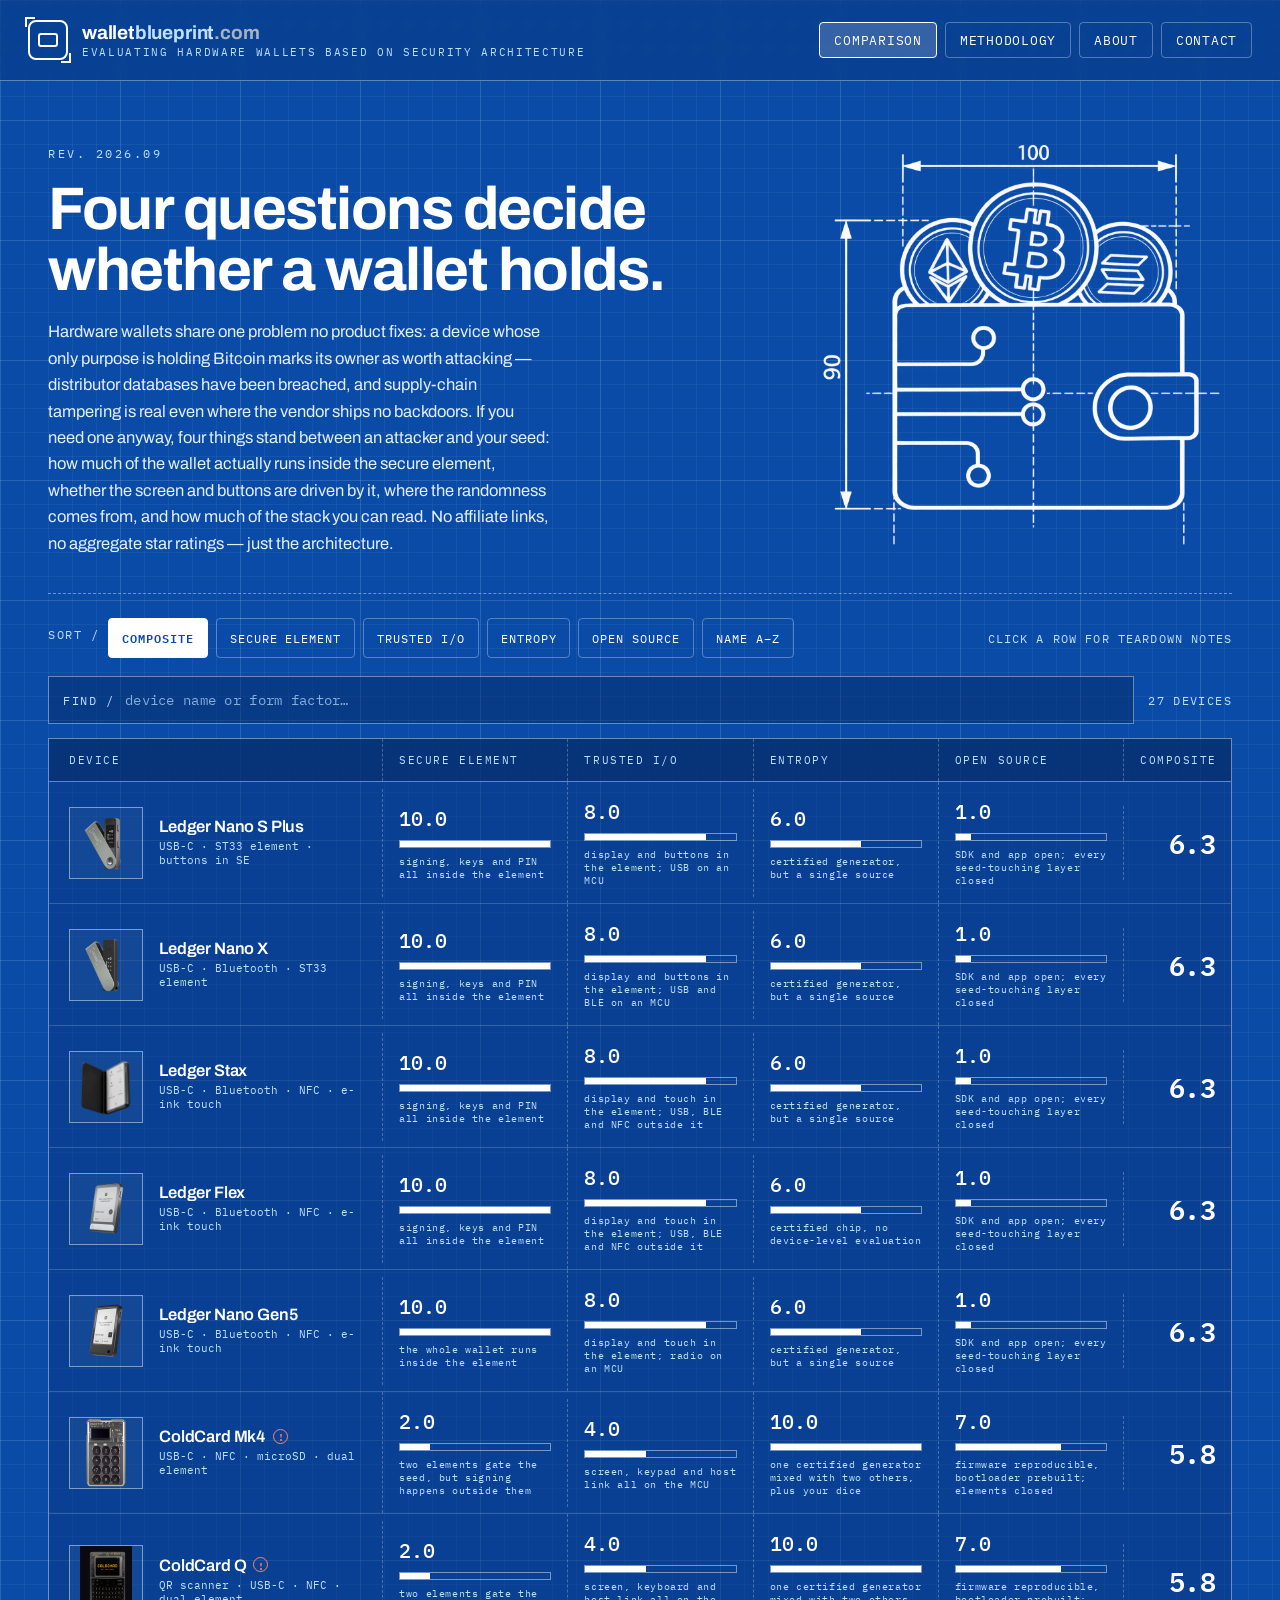
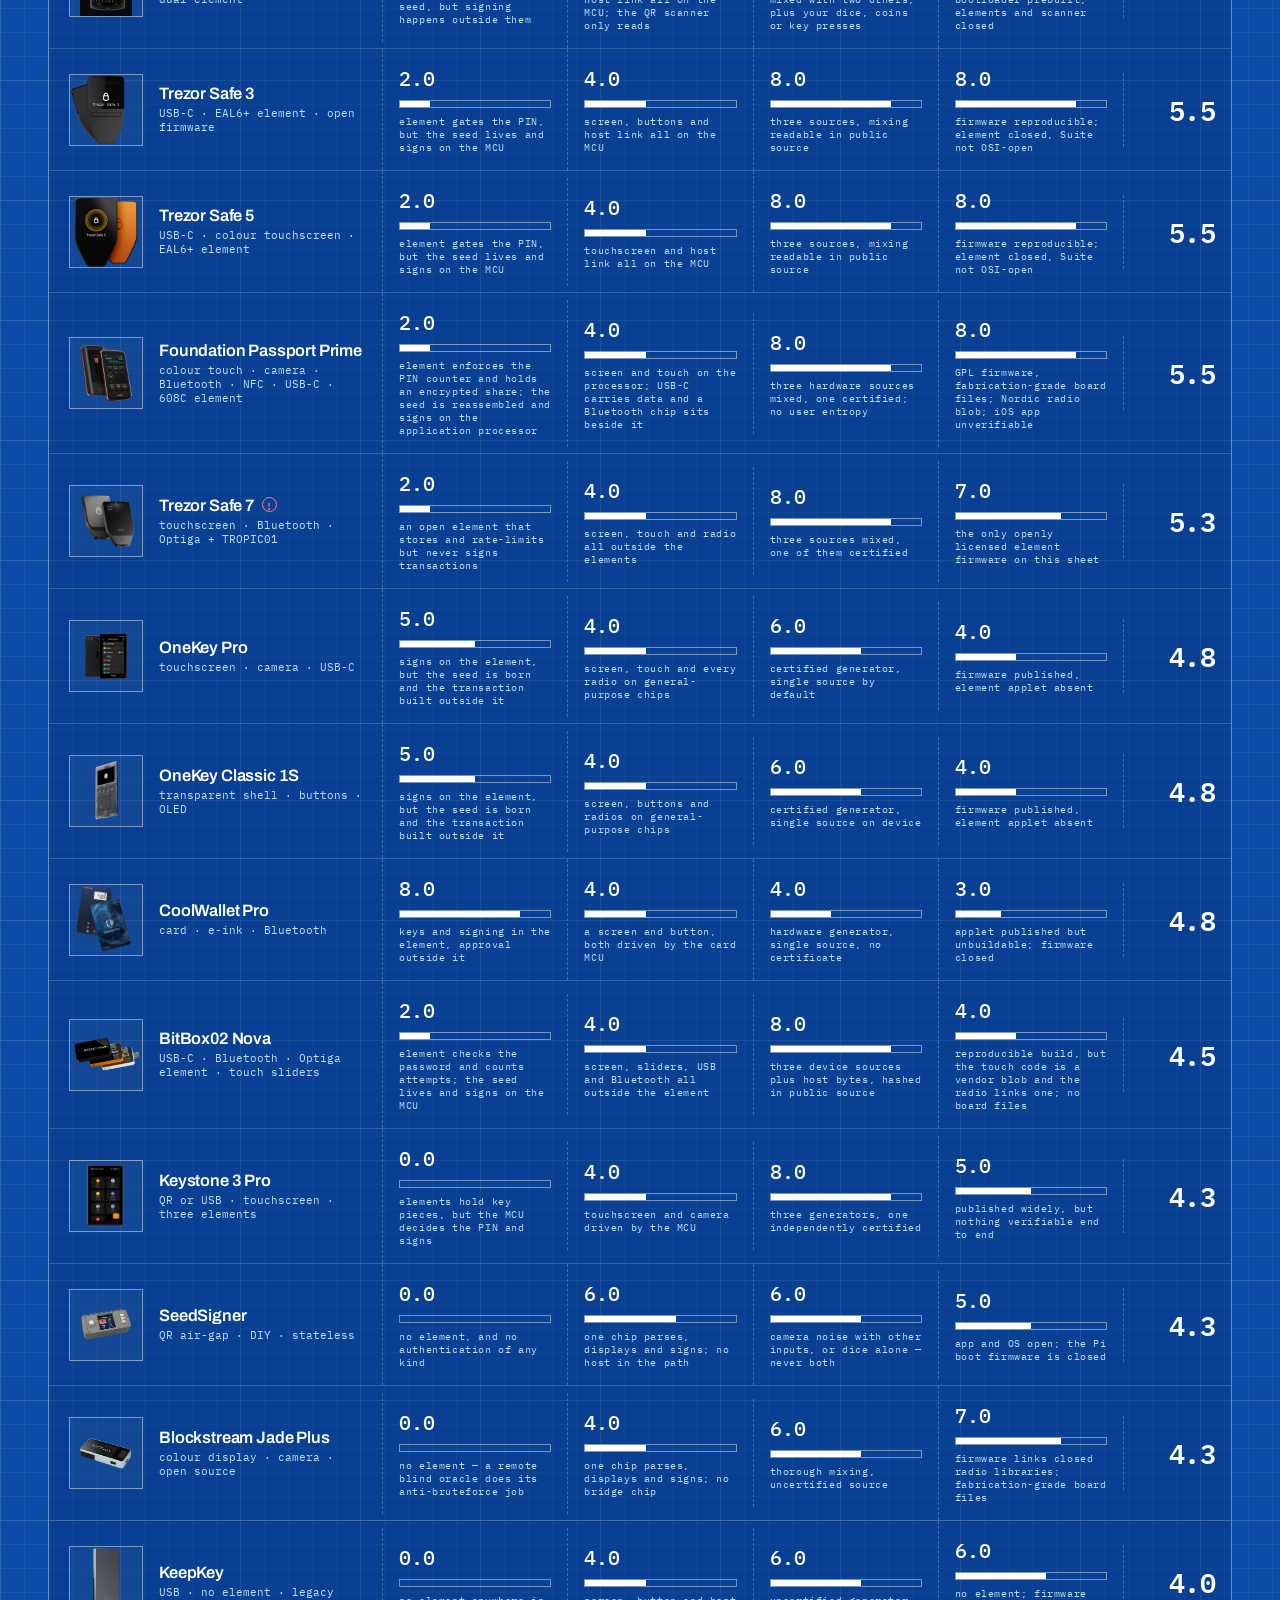
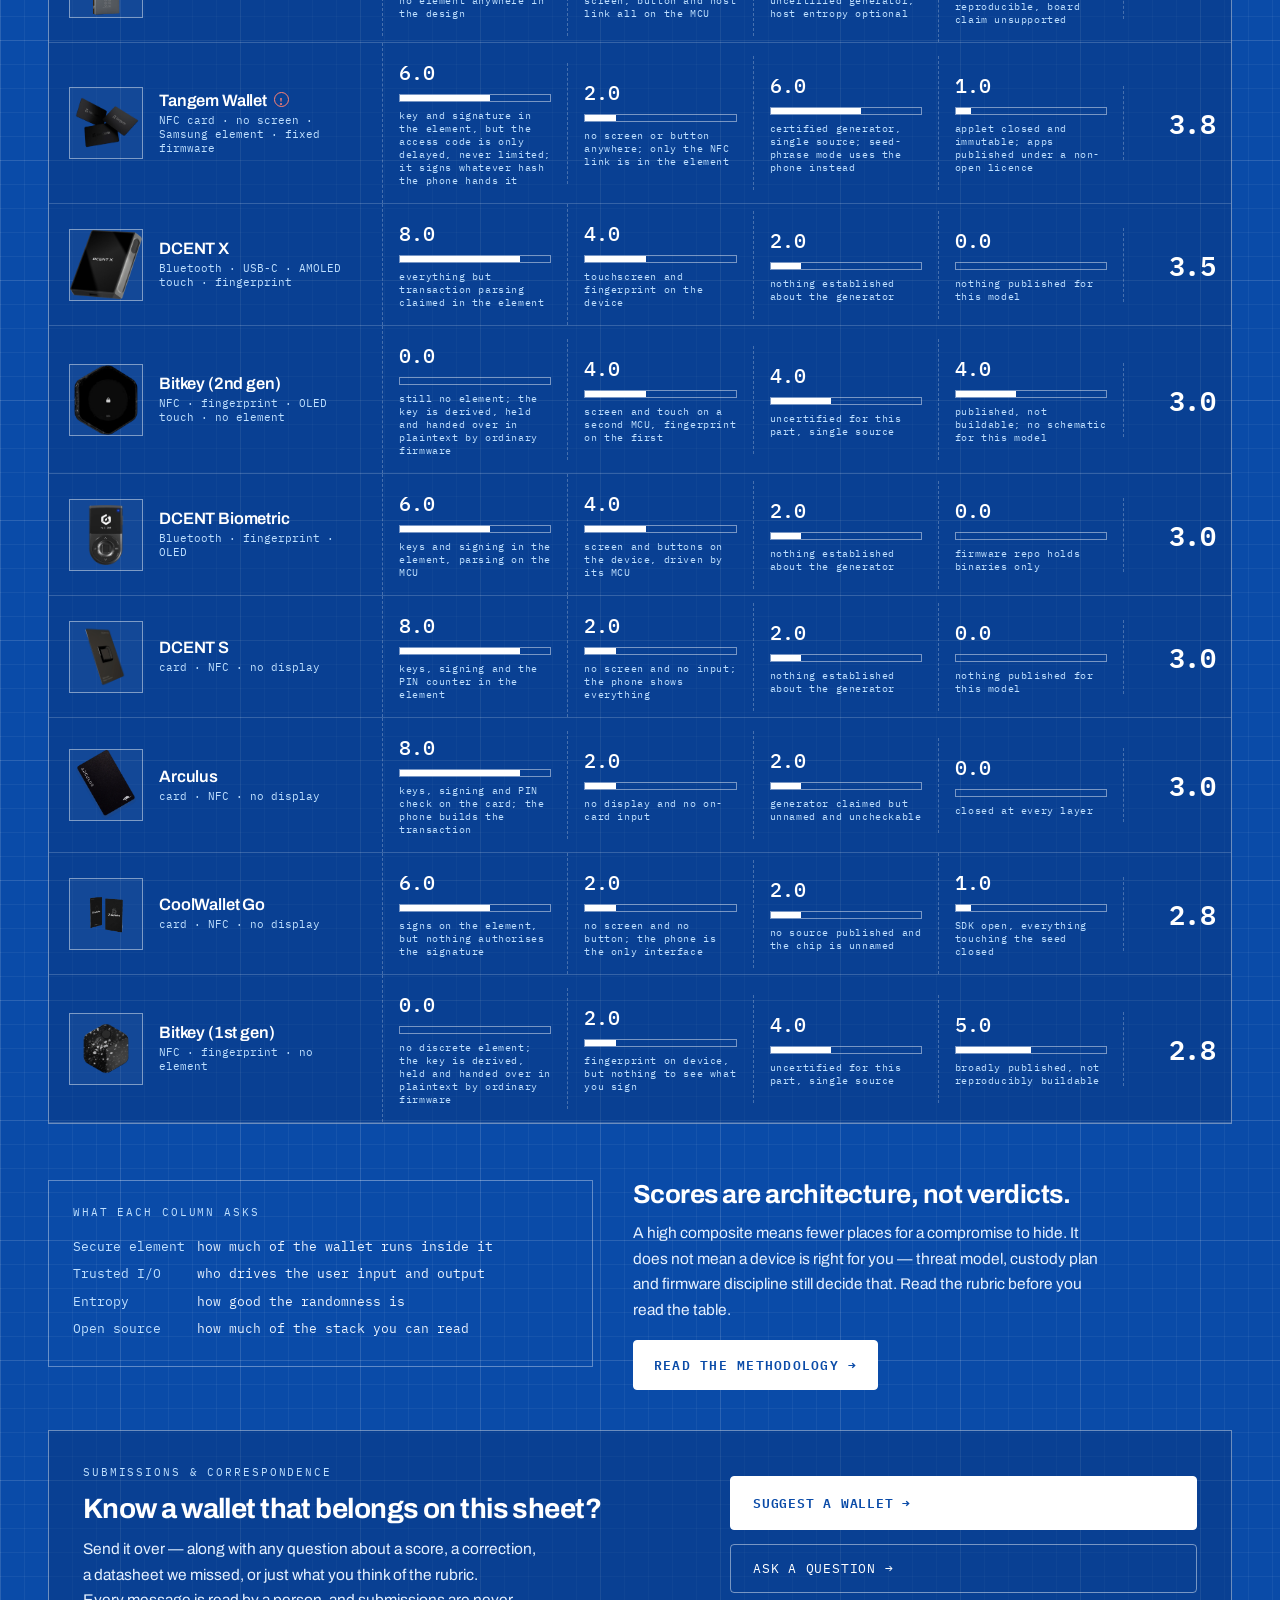
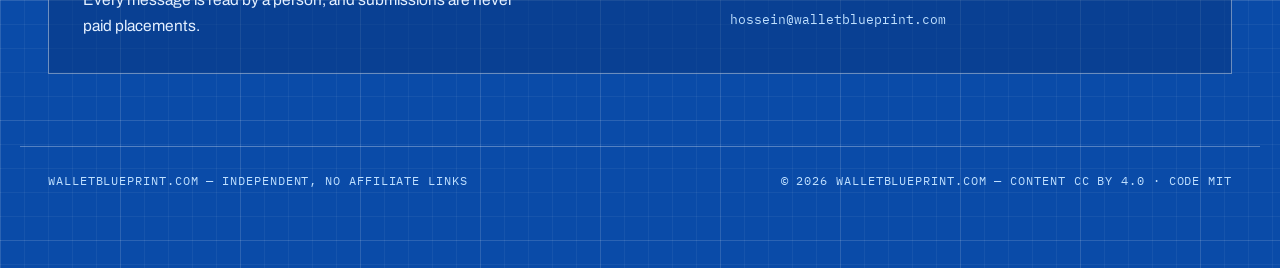
<file: index.html>
<!DOCTYPE html>
<html lang="en">

<head>
  <meta charset="utf-8">
  <meta name="viewport" content="width=device-width, initial-scale=1">
  <title>walletblueprint.com — hardware wallets by security architecture</title>
  <meta name="description"
    content="Hardware wallets scored on four security properties: secure element, trusted I/O, entropy and open source. No affiliate links.">
  <link rel="preconnect" href="https://fonts.googleapis.com">
  <link rel="preconnect" href="https://fonts.gstatic.com" crossorigin>
  <link
    href="https://fonts.googleapis.com/css2?family=Archivo:wght@500;600;700&family=IBM+Plex+Mono:wght@400;500;600&display=swap"
    rel="stylesheet">
  <link rel="stylesheet" href="styles.css">
</head>

<body>

  <header class="site-header">
    <a class="brand" href="index.html">
      <div class="brand-mark"><i></i></div>
      <div class="brand-text">
        <span class="brand-name">wallet<span class="b">blueprint</span><span class="tld">.com</span></span>
        <span class="brand-tag">Evaluating hardware wallets based on security architecture</span>
      </div>
    </a>
    <button class="nav-toggle" type="button" id="nav-toggle" aria-expanded="false" aria-controls="site-nav"
      aria-label="Menu">
      <span class="nav-toggle-bars" aria-hidden="true"><i></i><i></i><i></i></span>
    </button>
    <nav class="site-nav" id="site-nav">
      <a class="btn-nav is-active" href="index.html" aria-current="page">COMPARISON</a>
      <a class="btn-nav" href="methodology.html">METHODOLOGY</a>
      <a class="btn-nav" href="about.html">ABOUT</a>
      <a class="btn-ghost" href="mailto:hossein@walletblueprint.com?subject=walletblueprint.com">CONTACT</a>
    </nav>
  </header>

  <main class="wrap">

    <section class="hero">
      <div>
        <div class="eyebrow">REV. 2026.09</div>
        <h1>Four questions decide<br>whether a wallet holds.</h1>
        <p>Hardware wallets share one problem no product fixes: a device whose only purpose is holding Bitcoin marks its
          owner as worth attacking — distributor databases have been breached, and supply-chain tampering is real even
          where the vendor ships no backdoors. If you need one anyway, four things stand between an attacker and your
          seed: how much of the wallet actually runs inside the secure element, whether the screen and buttons are
          driven by it, where the randomness comes from, and how much of the stack you can read. No affiliate links, no
          aggregate star ratings — just the architecture.</p>
      </div>
      <img src="images/hero.png" alt="Blueprint drawing of a wallet holding Bitcoin, Ethereum and Solana coins">
    </section>

    <section class="controls">
      <div class="sort-group">
        <span class="sort-label">SORT&nbsp;/</span>
        <button class="btn-sort is-active" type="button" data-sort="overall" aria-pressed="true">COMPOSITE</button>
        <button class="btn-sort" type="button" data-sort="secure" aria-pressed="false">SECURE ELEMENT</button>
        <button class="btn-sort" type="button" data-sort="io" aria-pressed="false">TRUSTED I/O</button>
        <button class="btn-sort" type="button" data-sort="entropy" aria-pressed="false">ENTROPY</button>
        <button class="btn-sort" type="button" data-sort="open" aria-pressed="false">OPEN SOURCE</button>
        <button class="btn-sort" type="button" data-sort="name" aria-pressed="false">NAME A–Z</button>
      </div>
      <div class="controls-hint">CLICK A ROW FOR TEARDOWN NOTES</div>
    </section>

    <section class="search-row">
      <div class="search-field">
        <span class="label">FIND /</span>
        <input id="search" type="text" placeholder="device name or form factor…" autocomplete="off"
          aria-label="Search devices by name or form factor">
        <button class="btn-clear" type="button" id="clear-search" hidden>CLEAR ✕</button>
      </div>
      <div class="result-count" id="result-count" aria-live="polite">22 DEVICES</div>
    </section>

    <section class="no-results" id="no-results" hidden>
      <div class="headline">NO MATCH ON THIS SHEET</div>
      <div class="sub">Not evaluated yet? <a class="inline-link"
          href="mailto:hossein@walletblueprint.com?subject=Wallet%20suggestion">Suggest it</a> and I'll take a look.
      </div>
    </section>

    <section class="sheet" id="sheet">
      <div class="sheet-inner">
        <div class="grid-row sheet-head">
          <div>DEVICE</div>
          <div>SECURE ELEMENT</div>
          <div>TRUSTED I/O</div>
          <div>ENTROPY</div>
          <div>OPEN SOURCE</div>
          <div>COMPOSITE</div>
        </div>
        <div id="rows"></div>
      </div>
    </section>

    <section class="summary-section">
      <div class="card">
        <div class="kicker">WHAT EACH COLUMN ASKS</div>
        <div class="scale-list">
          <div><span class="k">Secure element</span>how much of the wallet runs inside it</div>
          <div><span class="k">Trusted I/O</span>who drives the user input and output</div>
          <div><span class="k">Entropy</span>how good the randomness is</div>
          <div><span class="k">Open source</span>how much of the stack you can read</div>
        </div>
      </div>
      <div>
        <h2>Scores are architecture, not verdicts.</h2>
        <p>A high composite means fewer places for a compromise to hide. It does not mean a device is right for you —
          threat model, custody plan and firmware discipline still decide that. Read the rubric before you read the
          table.</p>
        <a class="btn-primary" href="methodology.html">READ THE METHODOLOGY →</a>
      </div>
    </section>

    <section id="contact" class="contact-section">
      <div>
        <div class="kicker">SUBMISSIONS &amp; CORRESPONDENCE</div>
        <h2>Know a wallet that belongs on this sheet?</h2>
        <p>Send it over — along with any question about a score, a correction, a datasheet we missed, or just what you
          think of the rubric. Every message is read by a person, and submissions are never paid placements.</p>
      </div>
      <div class="contact-actions">
        <a class="btn-primary"
          href="mailto:hossein@walletblueprint.com?subject=Wallet%20suggestion%20for%20walletblueprint.com">SUGGEST A
          WALLET →</a>
        <a class="btn-ghost" href="mailto:hossein@walletblueprint.com?subject=Question%20about%20a%20score">ASK A
          QUESTION →</a>
        <div class="contact-email">hossein@walletblueprint.com</div>
      </div>
    </section>

  </main>

  <footer class="site-footer">
    <span>WALLETBLUEPRINT.COM — INDEPENDENT, NO AFFILIATE LINKS</span>
    <span>© 2026 WALLETBLUEPRINT.COM — CONTENT CC BY 4.0 · CODE MIT</span>
  </footer>

  <script src="nav.js"></script>
  <script src="app.js"></script>
</body>

</html>
</file>
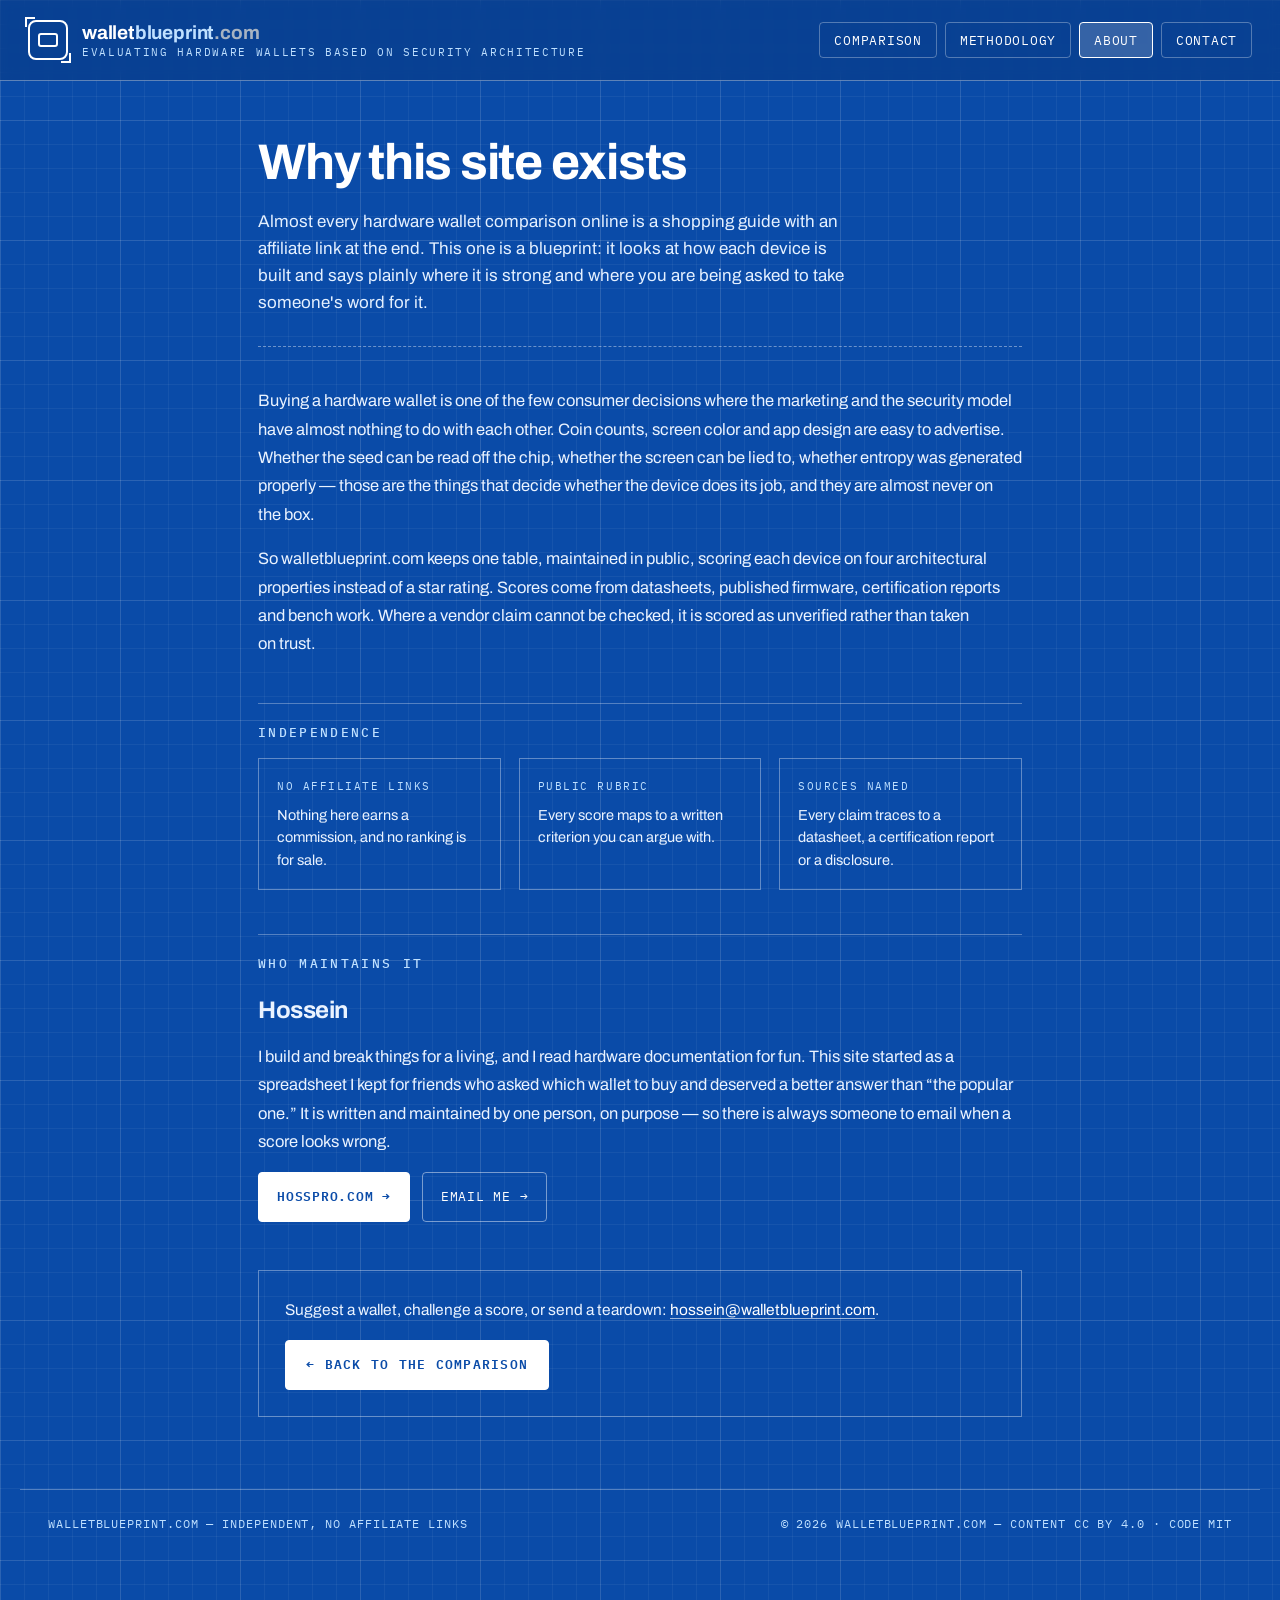
<file: about.html>
<!DOCTYPE html>
<html lang="en">

<head>
  <meta charset="utf-8">
  <meta name="viewport" content="width=device-width, initial-scale=1">
  <title>About — walletblueprint.com</title>
  <meta name="description"
    content="Why walletblueprint.com exists: an independent, affiliate-free comparison of hardware wallets scored on security architecture.">
  <link rel="preconnect" href="https://fonts.googleapis.com">
  <link rel="preconnect" href="https://fonts.gstatic.com" crossorigin>
  <link
    href="https://fonts.googleapis.com/css2?family=Archivo:wght@500;600;700&family=IBM+Plex+Mono:wght@400;500;600&display=swap"
    rel="stylesheet">
  <link rel="stylesheet" href="styles.css">
</head>

<body>

  <header class="site-header">
    <a class="brand" href="index.html">
      <div class="brand-mark"><i></i></div>
      <div class="brand-text">
        <span class="brand-name">wallet<span class="b">blueprint</span><span class="tld">.com</span></span>
        <span class="brand-tag">Evaluating hardware wallets based on security architecture</span>
      </div>
    </a>
    <button class="nav-toggle" type="button" id="nav-toggle" aria-expanded="false" aria-controls="site-nav"
      aria-label="Menu">
      <span class="nav-toggle-bars" aria-hidden="true"><i></i><i></i><i></i></span>
    </button>
    <nav class="site-nav" id="site-nav">
      <a class="btn-nav" href="index.html">COMPARISON</a>
      <a class="btn-nav" href="methodology.html">METHODOLOGY</a>
      <a class="btn-nav is-active" href="about.html" aria-current="page">ABOUT</a>
      <a class="btn-ghost" href="mailto:hossein@walletblueprint.com?subject=walletblueprint.com">CONTACT</a>
    </nav>
  </header>

  <main class="wrap-narrow">

    <div class="doc-head">
      <h1>Why this site exists</h1>
      <p>Almost every hardware wallet comparison online is a shopping guide with an affiliate link at the end. This one
        is a blueprint: it looks at how each device is built and says plainly where it is strong and where you are being
        asked to take someone's word for it.</p>
    </div>

    <article class="doc">
      <p>Buying a hardware wallet is one of the few consumer decisions where the marketing and the security model have
        almost nothing to do with each other. Coin counts, screen color and app design are easy to advertise. Whether
        the seed can be read off the chip, whether the screen can be lied to, whether entropy was generated properly —
        those are the things that decide whether the device does its job, and they are almost never on the box.</p>
      <p>So walletblueprint.com keeps one table, maintained in public, scoring each device on four architectural
        properties instead of a star rating. Scores come from datasheets, published firmware, certification reports and
        bench work. Where a vendor claim cannot be checked, it is scored as unverified rather than taken on trust.</p>

      <h2>INDEPENDENCE</h2>
      <div class="pillars">
        <div class="pillar">
          <div class="kicker">NO AFFILIATE LINKS</div>
          <div class="body">Nothing here earns a commission, and no ranking is for sale.</div>
        </div>
        <div class="pillar">
          <div class="kicker">PUBLIC RUBRIC</div>
          <div class="body">Every score maps to a written criterion you can argue with.</div>
        </div>
        <div class="pillar">
          <div class="kicker">SOURCES NAMED</div>
          <div class="body">Every claim traces to a datasheet, a certification report or a disclosure.</div>
        </div>
      </div>

      <h2>WHO MAINTAINS IT</h2>
      <h3>Hossein</h3>
      <p>I build and break things for a living, and I read hardware documentation for fun. This site started as a
        spreadsheet I kept for friends who asked which wallet to buy and deserved a better answer than &ldquo;the
        popular one.&rdquo; It is written and maintained by one person, on purpose — so there is always someone to email
        when a score looks wrong.</p>
      <div class="author-links">
        <a class="btn-primary" href="https://www.hosspro.com/" target="_blank" rel="noopener">HOSSPRO.COM →</a>
        <a class="btn-ghost" href="mailto:hossein@walletblueprint.com?subject=Hello%20from%20walletblueprint.com">EMAIL
          ME →</a>
      </div>

      <div class="doc-footer">
        <p>Suggest a wallet, challenge a score, or send a teardown: <a class="inline-link"
            href="mailto:hossein@walletblueprint.com?subject=walletblueprint.com">hossein@walletblueprint.com</a>.</p>
        <a class="btn-primary" href="index.html">← BACK TO THE COMPARISON</a>
      </div>
    </article>

  </main>

  <footer class="site-footer">
    <span>WALLETBLUEPRINT.COM — INDEPENDENT, NO AFFILIATE LINKS</span>
    <span>© 2026 WALLETBLUEPRINT.COM — CONTENT CC BY 4.0 · CODE MIT</span>
  </footer>

  <script src="nav.js"></script>
</body>

</html>
</file>
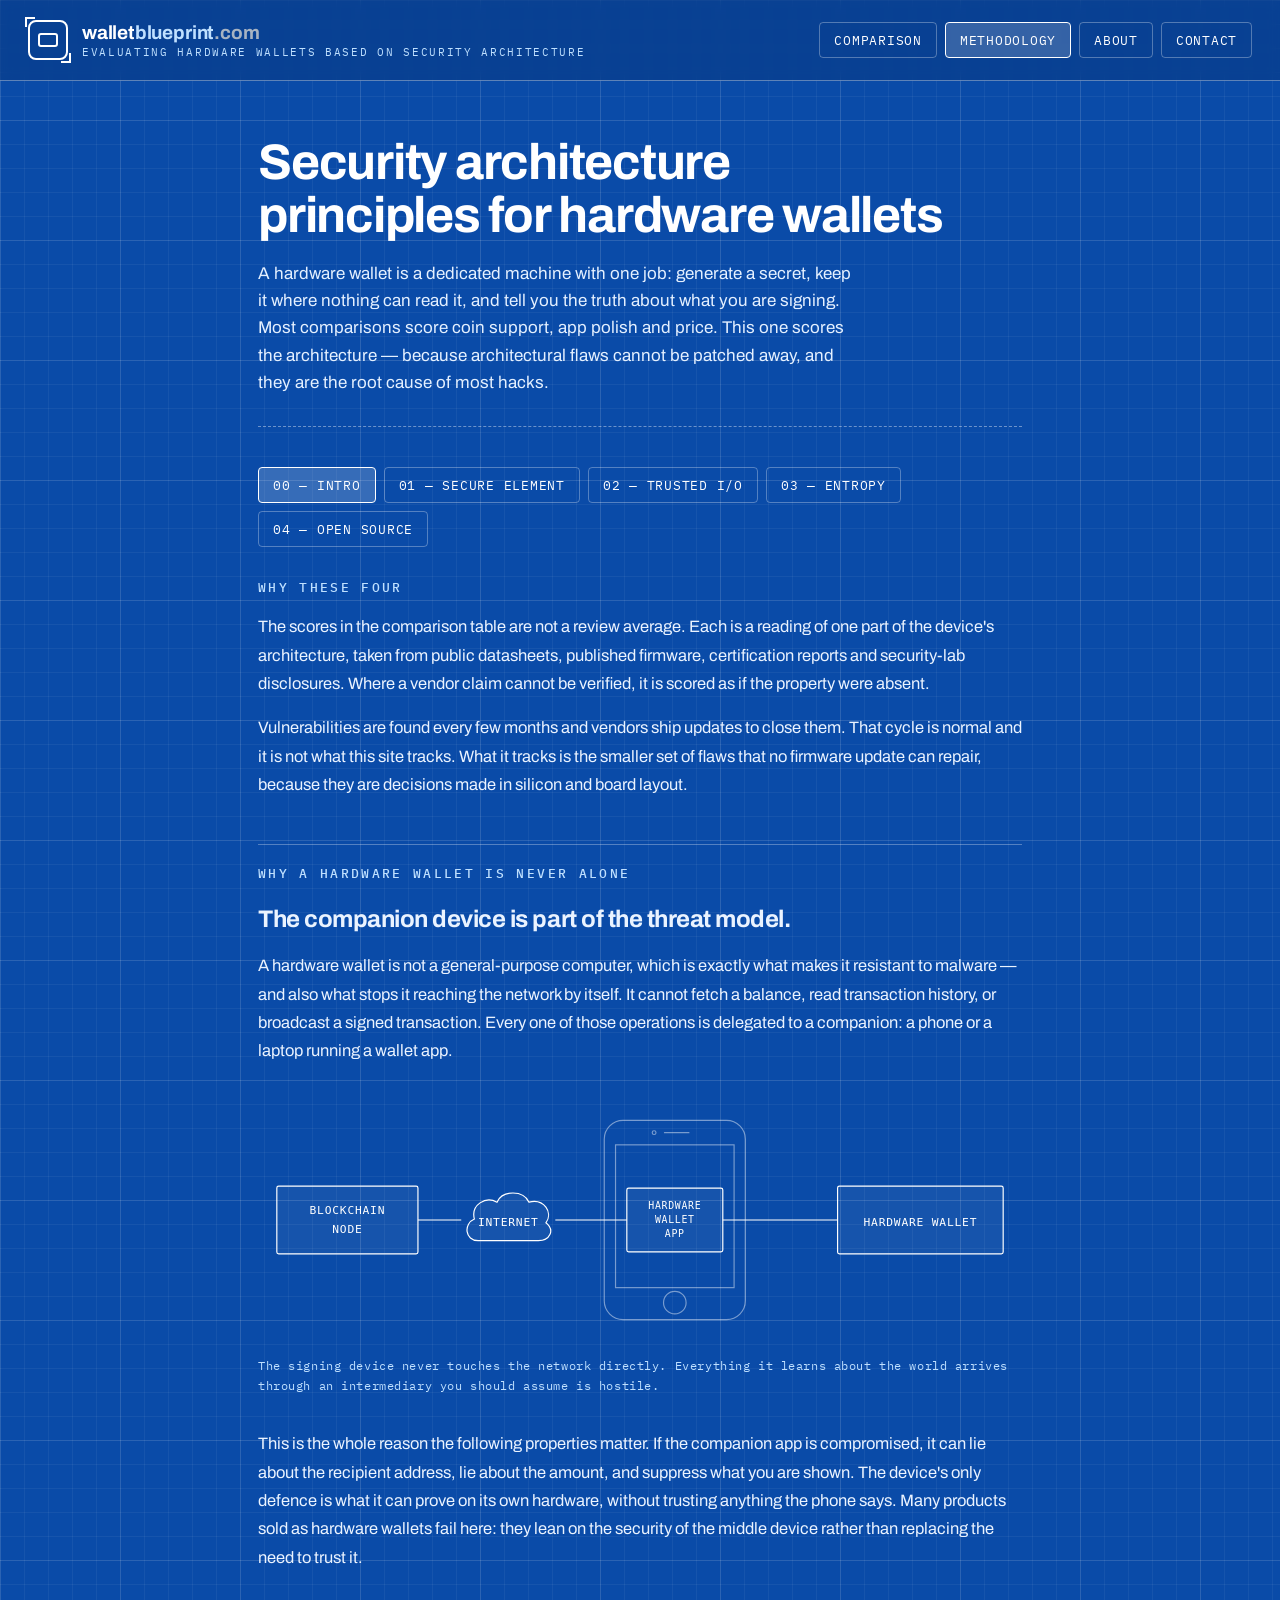
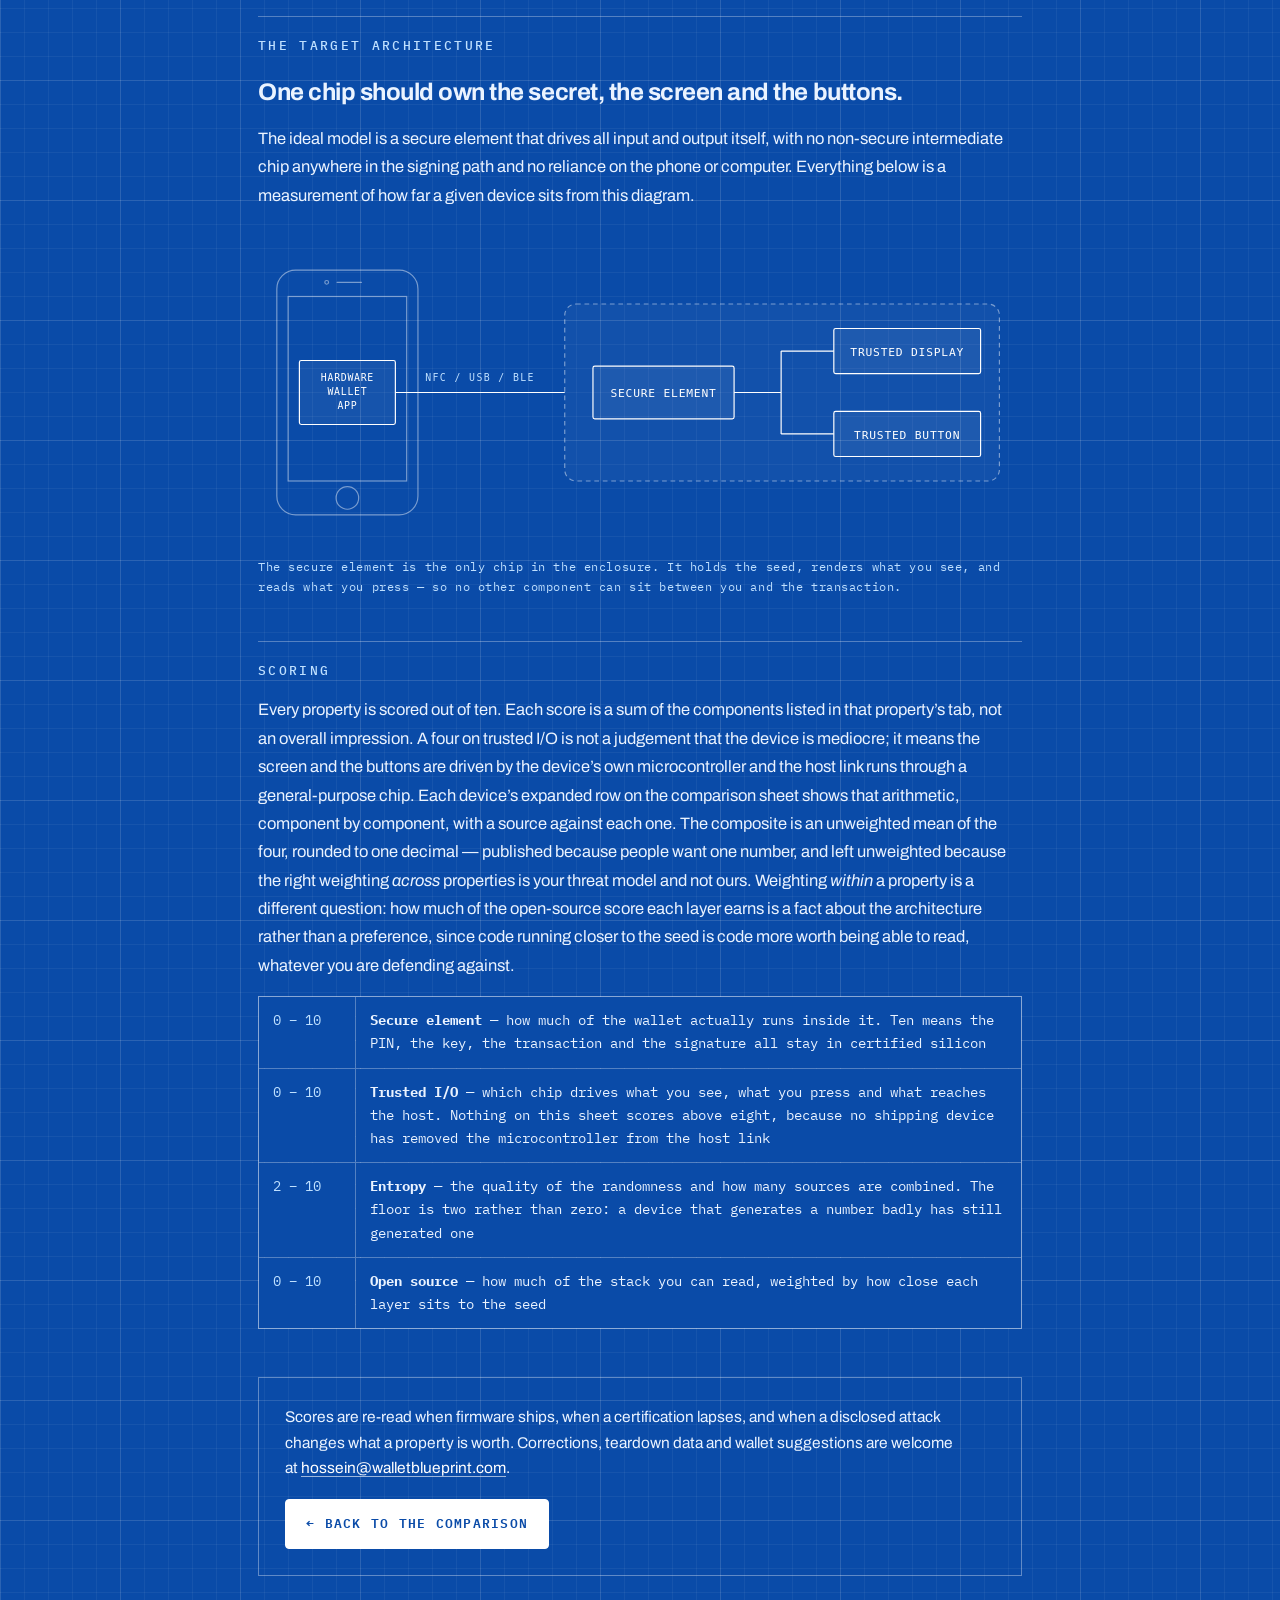
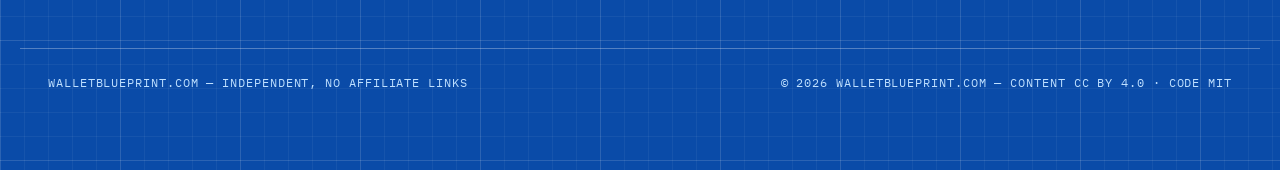
<file: methodology.html>
<!DOCTYPE html>
<html lang="en">

<head>
  <meta charset="utf-8">
  <meta name="viewport" content="width=device-width, initial-scale=1">
  <title>Methodology — walletblueprint.com</title>
  <meta name="description"
    content="How walletblueprint.com scores hardware wallets: secure element, trusted I/O, entropy and open source, each on a published 0–10 rubric.">
  <link rel="preconnect" href="https://fonts.googleapis.com">
  <link rel="preconnect" href="https://fonts.gstatic.com" crossorigin>
  <link
    href="https://fonts.googleapis.com/css2?family=Archivo:wght@500;600;700&family=IBM+Plex+Mono:wght@400;500;600&display=swap"
    rel="stylesheet">
  <link rel="stylesheet" href="styles.css">
</head>

<body>

  <header class="site-header">
    <a class="brand" href="index.html">
      <div class="brand-mark"><i></i></div>
      <div class="brand-text">
        <span class="brand-name">wallet<span class="b">blueprint</span><span class="tld">.com</span></span>
        <span class="brand-tag">Evaluating hardware wallets based on security architecture</span>
      </div>
    </a>
    <button class="nav-toggle" type="button" id="nav-toggle" aria-expanded="false" aria-controls="site-nav"
      aria-label="Menu">
      <span class="nav-toggle-bars" aria-hidden="true"><i></i><i></i><i></i></span>
    </button>
    <nav class="site-nav" id="site-nav">
      <a class="btn-nav" href="index.html">COMPARISON</a>
      <a class="btn-nav is-active" href="methodology.html" aria-current="page">METHODOLOGY</a>
      <a class="btn-nav" href="about.html">ABOUT</a>
      <a class="btn-ghost" href="mailto:hossein@walletblueprint.com?subject=walletblueprint.com">CONTACT</a>
    </nav>
  </header>

  <main class="wrap-narrow">

    <div class="doc-head">
      <h1>Security architecture principles for hardware wallets</h1>
      <p>A hardware wallet is a dedicated machine with one job: generate a secret, keep it where nothing can read it,
        and tell you the truth about what you are signing. Most comparisons score coin support, app polish and price.
        This one scores the architecture — because architectural flaws cannot be patched away, and they are the root
        cause of most hacks.</p>
    </div>

    <article class="doc">

      <div class="metric-tabs" id="metric-tabs">

        <div class="metric-tablist" role="tablist" aria-label="Scored properties">
          <button class="metric-tab" type="button" role="tab" id="tab-intro" aria-controls="panel-intro"
            aria-selected="true" tabindex="0" data-key="intro">00 — INTRO</button>
          <button class="metric-tab" type="button" role="tab" id="tab-secure-element"
            aria-controls="panel-secure-element" aria-selected="false" tabindex="-1"
            data-key="secure-element">01 — SECURE ELEMENT</button>
          <button class="metric-tab" type="button" role="tab" id="tab-trusted-io" aria-controls="panel-trusted-io"
            aria-selected="false" tabindex="-1" data-key="trusted-io">02 — TRUSTED I/O</button>
          <button class="metric-tab" type="button" role="tab" id="tab-entropy" aria-controls="panel-entropy"
            aria-selected="false" tabindex="-1" data-key="entropy">03 — ENTROPY</button>
          <button class="metric-tab" type="button" role="tab" id="tab-open-source" aria-controls="panel-open-source"
            aria-selected="false" tabindex="-1" data-key="open-source">04 — OPEN SOURCE</button>
        </div>

        <!-- 00 ------------------------------------------------------------- -->
        <div class="metric-panel is-active" id="panel-intro" role="tabpanel" aria-labelledby="tab-intro">
          <h2>WHY THESE FOUR</h2>
        <p>The scores in the comparison table are not a review average. Each is a reading of one part of the device's
          architecture, taken from public datasheets, published firmware, certification reports and security-lab
          disclosures. Where a vendor claim cannot be verified, it is scored as if the property were absent.</p>

        <p>Vulnerabilities are found every few months and vendors ship updates to close them. That cycle is normal and it
          is not what this site tracks. What it tracks is the smaller set of flaws that no firmware update can repair,
          because they are decisions made in silicon and board layout.</p>

        <h2>WHY A HARDWARE WALLET IS NEVER ALONE</h2>
        <h3>The companion device is part of the threat model.</h3>
        <p>A hardware wallet is not a general-purpose computer, which is exactly what makes it resistant to malware — and
          also what stops it reaching the network by itself. It cannot fetch a balance, read transaction history, or
          broadcast a signed transaction. Every one of those operations is delegated to a companion: a phone or a laptop
          running a wallet app.</p>

        <figure class="diagram">
          <div class="diagram-frame">
            <picture>
              <source media="(max-width: 700px)" srcset="images/diagram-trust-chain-stacked.svg">
              <img src="images/diagram-trust-chain.svg"
                alt="A hardware wallet connects to a blockchain node only through the internet and a phone running a hardware wallet app.">
            </picture>
          </div>
          <figcaption>The signing device never touches the network directly. Everything it learns about the world arrives
            through an intermediary you should assume is hostile.</figcaption>
        </figure>

        <p>This is the whole reason the following properties matter. If the companion app is compromised, it can lie
          about the recipient address, lie about the amount, and suppress what you are shown. The device's only defence is
          what it can prove on its own hardware, without trusting anything the phone says. Many products sold as hardware
          wallets fail here: they lean on the security of the middle device rather than replacing the need to trust it.
        </p>

        <h2>THE TARGET ARCHITECTURE</h2>
        <h3>One chip should own the secret, the screen and the buttons.</h3>
        <p>The ideal model is a secure element that drives all input and output itself, with no non-secure intermediate
          chip anywhere in the signing path and no reliance on the phone or computer. Everything below is a measurement of
          how far a given device sits from this diagram.</p>

        <figure class="diagram">
          <div class="diagram-frame">
            <picture>
              <source media="(max-width: 700px)" srcset="images/diagram-target-architecture-stacked.svg">
              <img src="images/diagram-target-architecture.svg"
                alt="Target architecture: a phone app connects over NFC, USB or BLE to an enclosure whose secure element drives a trusted display and a trusted button directly.">
            </picture>
          </div>
          <figcaption>The secure element is the only chip in the enclosure. It holds the seed, renders what you see, and
            reads what you press — so no other component can sit between you and the transaction.</figcaption>
        </figure>

          <h2>SCORING</h2>
          <p>Every property is scored out of ten. Each score is a sum of the components listed in that
            property&rsquo;s tab, not an overall impression. A four on trusted I/O is not a judgement that the device is mediocre;
            it means the screen and the buttons are driven by the device&rsquo;s own microcontroller and the host link runs
            through a general-purpose chip. Each device&rsquo;s expanded row on the comparison sheet shows that arithmetic,
            component by component, with a source against each one. The composite is an unweighted mean of the four, rounded
            to one decimal — published because people want one number, and left unweighted because the right weighting
            <em>across</em> properties is your threat model and not ours. Weighting <em>within</em> a property is a
            different question: how much of the open-source score each layer earns is a fact about the architecture rather
            than a preference, since code running closer to the seed is code more worth being able to read, whatever you are
            defending against.</p>
          <div class="rubric">
            <div class="rubric-row">
              <div>0 – 10</div>
              <div><strong>Secure element</strong> — how much of the wallet actually runs inside it. Ten means the PIN,
                the key, the transaction and the signature all stay in certified silicon</div>
            </div>
            <div class="rubric-row">
              <div>0 – 10</div>
              <div><strong>Trusted I/O</strong> — which chip drives what you see, what you press and what reaches the host.
                Nothing on this sheet scores above eight, because no shipping device has removed the microcontroller
                from the host link</div>
            </div>
            <div class="rubric-row">
              <div>2 – 10</div>
              <div><strong>Entropy</strong> — the quality of the randomness and how many sources are combined. The floor
                is two rather than zero: a device that generates a number badly has still generated one</div>
            </div>
            <div class="rubric-row">
              <div>0 – 10</div>
              <div><strong>Open source</strong> — how much of the stack you can read, weighted by how close each layer
                sits to the seed</div>
            </div>
          </div>
        </div>

        <!-- 01 ------------------------------------------------------------- -->
        <div class="metric-panel" id="panel-secure-element" role="tabpanel"
          aria-labelledby="tab-secure-element">
          <h2>01 — SECURE ELEMENT</h2>
          <h3>The question is not whether there is one. It is how much of the wallet runs inside it.</h3>
          <p>A general-purpose microcontroller stores your seed in flash that a skilled attacker with physical access
            can often extract — through voltage glitching, decapping, or a debug interface someone forgot to fuse off. A
            secure element is purpose-built against exactly that: hardened memory, active shielding, glitch and fault
            detection, and no path that returns key material to the outside world.</p>
          <p>Almost every device on this sheet now has one. That is why the question has moved. Vendors fit an element,
            put the PIN behind it, and then carry the seed out to an ordinary chip to do the actual work — so the
            marketing is true and the protection is thin. What matters is how much of the wallet runs inside the element
            and how much runs beside it, so the ten points are split across the four things a wallet does with your key.
            A device with no element at all scores zero, because every one of the four fails on its own terms.</p>

          <div class="rubric">
            <div class="rubric-row">
              <div>2</div>
              <div><strong>User authentication inside the element</strong> — the element itself enforces the retry
                limit on the PIN or fingerprint that unlocks the key, and ideally makes the match decision too. A check
                the element performs without limiting guesses does not count: malware on the chip beside it can simply
                try every PIN. Without this, the key can be used to sign by anyone who reaches it</div>
            </div>
            <div class="rubric-row">
              <div>3</div>
              <div><strong>Signing key generated inside the element</strong> — without this, the key has existed in
                plaintext outside the element at some point</div>
            </div>
            <div class="rubric-row">
              <div>3</div>
              <div><strong>Signing performed inside the element</strong> — without this, the key must leave in plaintext
                every time you spend</div>
            </div>
            <div class="rubric-row">
              <div>2</div>
              <div><strong>Transaction built and hashed inside the element</strong> — without this, the element signs
                whatever hash it is handed, and something else decided what that is</div>
            </div>
          </div>
          <p>The middle two are the heart of it. A device that generates the seed on a general-purpose chip has exposed
            it before the element ever sees it; a device that carries the seed back out to sign exposes it on every
            spend. Trezor&rsquo;s Safe line and ColdCard both sit here — the element gates the PIN and holds a
            decryption key, and an ordinary STM32 does the signing. Malware on that chip, planted through a supply chain
            or a firmware flaw, reads the seed straight out of memory.</p>
          <p>The last component is the one most often overlooked. An element that signs whatever hash arrives at its
            door is only as trustworthy as whatever computed that hash. If the transaction is parsed and hashed outside,
            the element is a signing oracle rather than a wallet, and the thing deciding what you sign is the chip you
            were trying not to trust.</p>
          <p>Having an element is also not the same as using it honestly. CoolWallet S held an element with a top-tier
            certification and still stored its password and seed in plaintext in the mobile app, which Kraken Security
            Labs found and reported. A system is only as strong as its weakest component, and the element does not make
            the rest of the device disappear.</p>

          <div class="pull">Full marks require: the PIN checked inside the element, the key born there, the transaction
            built and hashed there, and the signature produced there — so that the key never exists in plaintext
            anywhere else.</div>
        </div>

        <!-- 02 ------------------------------------------------------------- -->
        <div class="metric-panel" id="panel-trusted-io" role="tabpanel" aria-labelledby="tab-trusted-io">
          <h2>02 — TRUSTED I/O</h2>
          <h3>What you see must be what you sign, and consent must be physical.</h3>
          <p>This property asks one question about three components: which chip drives the screen, which chip reads the
            buttons, and which chip talks to the host. Four points ride on the display, four on the input, and two on
            the host link.</p>
          <p>Assume the computer is hostile. The only defence left is a display the host cannot influence, driven by the
            domain that holds the key, rendering the address and amount the device is actually about to authorise. If a
            companion app can put pixels on that screen, the screen proves nothing. A screen that truncates a
            destination address to a handful of characters invites address-substitution malware to brute-force a
            convincing lookalike; one that cannot render a full contract call is, for smart-contract use, a step from
            blind signing.</p>
          <p>Consent is the same problem in the other direction. A confirmation is only meaningful if software cannot
            produce it: buttons or a touch controller wired to the secure domain, a signing step that cannot be batched
            away by an earlier approval, and a PIN entered on the device rather than typed into a host that may be
            logging it.</p>
          <p>Screen and buttons were scored separately here until now, which was a distinction without a difference —
            they fail together and for the same reason. What decides both is which chip is driving them, and the middle
            level is a real one: a screen driven by the device&rsquo;s own microcontroller can still be lied to by
            malware on that chip, but that is not the same failure as having no screen at all, where the only thing you
            can read is a phone that may already be compromised.</p>

          <p><strong>Display and user output</strong></p>
          <div class="rubric">
            <div class="rubric-row">
              <div>4</div>
              <div>Driven by the element — what you read comes from the domain that holds the key</div>
            </div>
            <div class="rubric-row">
              <div>2</div>
              <div>Driven by the device&rsquo;s own microcontroller — a real screen, but one the element does not control
              </div>
            </div>
            <div class="rubric-row">
              <div>0</div>
              <div>No display on the device; what you see is whatever the phone app decides to show</div>
            </div>
          </div>

          <p><strong>Buttons and user input</strong></p>
          <div class="rubric">
            <div class="rubric-row">
              <div>4</div>
              <div>Read by the element — your consent is recorded by the domain that holds the key</div>
            </div>
            <div class="rubric-row">
              <div>2</div>
              <div>Read by the device&rsquo;s own microcontroller — physical, but not wired to the element</div>
            </div>
            <div class="rubric-row">
              <div>0</div>
              <div>Nothing on the device records consent; approval is collected in the app</div>
            </div>
          </div>

          <p><strong>Host link — USB, Bluetooth or NFC</strong> — the one component with no middle level: either a
            general-purpose chip sits in that path or nothing does. The top two score the same because they achieve the
            same thing, no general-purpose chip between the host and the domain holding your key — one removes the hub
            by absorbing it into the element, the other by having no link at all.</p>
          <div class="rubric">
            <div class="rubric-row">
              <div>2</div>
              <div>There is no data link at all — the device is air-gapped, and anything reaching it arrives as a QR
                code or on removable media. A charging port that carries no data does not count as a link, but a port
                the vendor calls optional, or uses for firmware updates, does</div>
            </div>
            <div class="rubric-row">
              <div>2</div>
              <div>Handled by the element, with no general-purpose chip anywhere in the path</div>
            </div>
            <div class="rubric-row">
              <div>0</div>
              <div>Handled by a microcontroller beside the element</div>
            </div>
          </div>
          <h3>Why the hub is the problem.</h3>
          <p>Terminating screen, buttons and host connection at the element is a genuinely hard engineering problem:
            elements are resource-constrained and often lack the pins to drive connectors. The common workaround is a
            microcontroller acting as a hub — driving the display, reading the buttons, then talking to the element. That
            hub is a new place to hide. A manipulated MCU can show you one address while handing a different transaction
            to the element to sign, which is precisely the shape of a supply-chain attack and why every vendor in this
            category tells you to buy direct. Ledger Nano S is the worked example: a ST31 element paired with an STM32,
            and Thomas Roth demonstrated at CCC that the MCU could be overwritten — he loaded a game onto it.</p>
          <p>The strongest designs remove the hub rather than harden it. Ledger&rsquo;s later devices move to an element
            with enough I/O to take the display driver and button handling inside, which makes manipulating what is
            shown, or faking a press, substantially harder. An MCU remains for USB and Bluetooth, and that remnant has
            already been shown to matter: on the Nano X, Kraken Security Labs found a debug interface left enabled that
            let the MCU code be overwritten before the device reached the buyer, after which it could blank the display
            and try to talk the user into approving a transaction. Ledger patched it in firmware 1.2.4-2; the element
            itself was never reached.</p>
          <p>Removing it entirely is not hypothetical. ICCD is a USB stack written for secure elements and already
            shipping on smart cards, running the USB code on the element with no intermediary. NFC is supported by many
            elements, needs no battery, is more secure than Bluetooth, and already carries card payments on both iPhone
            and Android. The pieces exist; the last two points are there for whoever assembles them.</p>

          <div class="pull">Full marks require: no general-purpose microcontroller anywhere between the user, the host
            and the element.</div>
        </div>

        <!-- 03 ------------------------------------------------------------- -->
        <div class="metric-panel" id="panel-entropy" role="tabpanel" aria-labelledby="tab-entropy">
          <h2>03 — ENTROPY</h2>
          <h3>A predictable seed is no seed at all.</h3>
          <p>Every key in the device descends from one number generated once, usually in the first minute of the
            device&rsquo;s life. If that number is weak, every other control on this sheet is decoration — the screen,
            the buttons and the element are all guarding a secret an attacker can simply recompute.</p>
          <p>Two questions decide it: what the randomness comes from, and how many sources are combined. They are worth
            five points each and scored separately, because a device can do well at one and badly at the other. Where
            the seed is generated is scored under secure element, and whether the mixing code can be read is scored
            under open source; neither is re-scored here. The floor is one point per rule rather than zero, because a
            device that generates a number badly has still generated one — so the worst score available is two, and no
            device that leaves the user out of the process can exceed eight.</p>

          <h3>Rule one — what the randomness comes from.</h3>
          <p>The certification has to cover the generator, not merely the chip it sits in. Several wallets cite a Common
            Criteria level whose evaluated scope leaves the random generator out entirely, and a datasheet asserting
            conformance is not a certificate — the difference between the two is most of what separates five points
            from three.</p>
          <div class="rubric">
            <div class="rubric-row">
              <div>5</div>
              <div>A dedicated true-random generator in silicon, <strong>independently certified</strong> — AIS-31, NIST
                SP 800-90B, or a Common Criteria scope that covers the generator itself</div>
            </div>
            <div class="rubric-row">
              <div>3</div>
              <div>Hardware randomness with no independent evaluation — whether a dedicated generator nobody has
                certified, or general hardware pressed into service such as CPU jitter or sensor noise</div>
            </div>
            <div class="rubric-row">
              <div>1</div>
              <div>A software pseudo-random generator, or no hardware source documented at all</div>
            </div>
          </div>
          <h3>Rule two — how many sources are combined.</h3>
          <p>User-contributed entropy is the only item on this page that protects you when the vendor is the problem. A
            certified generator is worth having, but you cannot inspect it, cannot test it, and cannot tell a healthy
            one from a backdoored one by looking at the output. Roll your own dice into the mix and a compromised
            generator no longer decides your seed on its own. We are strict about what counts: the entropy must be
            contributed <em>at generation time</em> and mixed into the seed — a passphrase applied afterwards is a
            different mechanism with different properties, and it does not earn this point.</p>
          <div class="rubric">
            <div class="rubric-row">
              <div>5</div>
              <div>Several sources mixed, <em>and</em> the user can contribute their own entropy at generation time</div>
            </div>
            <div class="rubric-row">
              <div>3</div>
              <div>Two or more hardware or software sources mixed together</div>
            </div>
            <div class="rubric-row">
              <div>1</div>
              <div>A single source, or the mixing is undocumented</div>
            </div>
          </div>
          <div class="pull">Full marks require: an independently evaluated hardware generator, several sources mixed, and
            a documented way for the user to add their own.</div>
        </div>

        <!-- 04 ------------------------------------------------------------- -->
        <div class="metric-panel" id="panel-open-source" role="tabpanel" aria-labelledby="tab-open-source">
          <h2>04 — OPEN SOURCE</h2>
          <h3>Openness is not a security property. It is what lets you check the other three.</h3>
          <p>Open firmware is not automatically reviewed firmware, and a closed secure-element applet can be excellent.
            What openness buys is verification: if the signing firmware is published and the build is reproducible, the
            binary on your device can be shown to match the code people have actually read.</p>
          <p>The trade-off is real in both directions. Trezor chose open source over a secure element and paid for it in
            extractable seeds. Ledger runs certified silicon but keeps the secure-element firmware closed under an NDA
            with its supplier — and while BOLOS is a genuine contribution, the critical component sits behind that wall.
            Reverse engineering is slow and unrewarding, so researchers mostly do not do it; a sufficiently motivated
            attacker will. A reasonable middle path is to separate the low-level modules that talk directly to the
            element from the high-level ones and open the latter, shrinking the closed surface to the part that genuinely
            cannot be published.</p>

          <h3>Not all published code is worth the same.</h3>
          <p>Treating openness as one bit is useless, because it lets a vendor publish a phone app and a marketing
            schematic while the code that touches your seed stays closed — and then describe the product as open source.
            So the score is split into four layers, each weighted by how close it sits to the secret. The weights total
            ten, so a layer&rsquo;s weight is the number of points it can earn: a vendor whose only open component is
            its host software cannot score above 2.0, however loudly the box says open source, while the code that holds
            your key is worth four points on its own. Because every layer exists for every device, no score is ever
            rescaled and every total lands on the same grid.</p>
          <p>The heaviest layer names a <em>role</em> rather than a component, and that matters. Asking &ldquo;is the
            secure element firmware published?&rdquo; has no answer for a wallet with no element, and flatters one whose
            element is closed but never touches the seed anyway. Asking &ldquo;can you read the code that holds and uses
            your key?&rdquo; always has an answer — for some devices that code runs on the element, for others on an
            ordinary microcontroller, and the question is the same either way.</p>

          <div class="rubric">
            <div class="rubric-row">
              <div>4.0</div>
              <div><strong>Seed-touching firmware</strong> — the code that generates, holds and uses your key, wherever
                it runs: element firmware where the element does that work, device firmware where it does not</div>
            </div>
            <div class="rubric-row">
              <div>2.0</div>
              <div><strong>Bootloader and supporting firmware</strong> — everything else running on the device</div>
            </div>
            <div class="rubric-row">
              <div>2.0</div>
              <div><strong>Board design</strong> — schematics, layout and bill of materials; the only way to check which
                chip drives what</div>
            </div>
            <div class="rubric-row">
              <div>2.0</div>
              <div><strong>Host software</strong> — the SDK and companion app the vendor ships, or where none is shipped,
                the third-party software you must use instead</div>
            </div>
          </div>
          <h3>Three levels, and no credit for good intentions.</h3>
          <p>Each layer earns a share of its own weight, so the same level is worth more where it matters more. The
            seed-touching layer, carrying four points, earns 4.0 when that code is published and reproducible, 2.0 when
            it is merely published, and nothing when it is closed; the same three levels applied to host software move
            the total by at most two.</p>
          <div class="rubric">
            <div class="rubric-row">
              <div>100%</div>
              <div>Published, reproducibly buildable by anyone from public source and tools, and attestable against
                the binary on the device</div>
            </div>
            <div class="rubric-row">
              <div>50%</div>
              <div>Source published, but an outsider cannot rebuild it to match the release — you can read it, not
                verify it</div>
            </div>
            <div class="rubric-row">
              <div>0%</div>
              <div>Closed, bound by a supplier NDA, or simply not established</div>
            </div>
          </div>
          <p>What is scored is whether an independent rebuild is possible, not whether someone has already done one:
            the complete procedure and every input it needs must be public. A build that depends on a withheld library,
            links a closed prebuilt library nobody outside the supplier can rebuild — a chip maker&rsquo;s radio stack,
            say — or has no documented way to match the release, stays at the middle level however the vendor
            describes it.
            Where an outside party has published a matching rebuild, the device&rsquo;s expanded row cites it.</p>
          <p><em>Closed</em>, <em>NDA-bound</em> and <em>unverified</em> all land on that bottom level, because a claim
            that cannot be verified is scored as absent everywhere else on this sheet. They are labelled differently in
            each device&rsquo;s expanded row all the same. <em>Closed</em> is a decision. <em>NDA-bound</em> is a
            constraint the vendor may not control — the case Ledger makes about its element supplier. <em>Unverified</em>
            is a gap in our sourcing rather than a finding about the product, and it is an invitation to send us a link.
          </p>

          <h3>What the levels mean for a board.</h3>
          <p>Reproducibility is a property of software: you rebuild from source and compare the result against the
            binary you were shipped. A circuit board has no build to repeat and no binary to compare — short of
            destroying the device, you cannot verify that the board in your hand matches the design you were shown. So
            the three levels are read differently for hardware, and the top one is labelled <em>fabricable</em> rather
            than reproducible.</p>
          <div class="rubric">
            <div class="rubric-row">
              <div>100%</div>
              <div>Schematics, layout and bill of materials published under terms that would let you have the board made
              </div>
            </div>
            <div class="rubric-row">
              <div>50%</div>
              <div>Schematics or a parts list published, but not enough to fabricate — typically a PDF or an image rather
                than design files</div>
            </div>
            <div class="rubric-row">
              <div>0%</div>
              <div>Nothing published, or a published claim the linked files do not support</div>
            </div>
          </div>
          <h3>Nothing is exempt.</h3>
          <p>Every device on this sheet has code that touches its key, a bootloader, a board and host software of some
            kind — so every layer is scored for every device and no total is ever rescaled to compensate for a missing
            one. Where a vendor ships no companion app, the layer is scored on the third-party software you are obliged
            to use instead. Where a device is assembled from commodity parts rather than a designed board, the layer is
            scored on how completely that assembly is documented and on whether the parts themselves are open.</p>
          <p>One consequence is worth stating plainly: a wallet whose element is closed can still score full marks here
            if the element never touches the seed, because then the code you need to read is the device firmware. That is
            not a loophole. If the key lives on an ordinary microcontroller, the firmware on that microcontroller is
            exactly what you should be able to audit — and the wallet will already have been marked down for it in the
            secure element score.</p>

          <div class="pull">Full marks require: every layer the product actually has, published, reproducibly buildable,
            and attestable against the binary on the device.</div>
        </div>

      </div>

      <div class="doc-footer">
        <p>Scores are re-read when firmware ships, when a certification lapses, and when a disclosed attack changes what
          a property is worth. Corrections, teardown data and wallet suggestions are welcome at <a class="inline-link"
            href="mailto:hossein@walletblueprint.com?subject=Methodology">hossein@walletblueprint.com</a>.</p>
        <a class="btn-primary" href="index.html">← BACK TO THE COMPARISON</a>
      </div>
    </article>

  </main>

  <footer class="site-footer">
    <span>WALLETBLUEPRINT.COM — INDEPENDENT, NO AFFILIATE LINKS</span>
    <span>© 2026 WALLETBLUEPRINT.COM — CONTENT CC BY 4.0 · CODE MIT</span>
  </footer>

  <script src="nav.js"></script>
  <script src="methodology.js"></script>
</body>

</html>
</file>
<file: styles.css>
/* walletblueprint.com — shared styles */

:root {
  --blue: #0a4ba8;
  --header-bg: rgba(8, 58, 130, 0.55);
  --panel: rgba(7, 52, 120, 0.45);
  --panel-dark: rgba(6, 44, 102, 0.5);
  --panel-darker: rgba(6, 44, 102, 0.6);
  --ice: #bfe0ff;
  --text: #ffffff;
  --body: #e4f0ff;
  --body-alt: #eaf3ff;
  --line-18: rgba(255, 255, 255, 0.18);
  --line-25: rgba(255, 255, 255, 0.25);
  --line-30: rgba(255, 255, 255, 0.3);
  --line-35: rgba(255, 255, 255, 0.35);
  --line-40: rgba(255, 255, 255, 0.4);
  --line-45: rgba(255, 255, 255, 0.45);
  --hover: rgba(255, 255, 255, 0.16);
  --warn: #ff8172;
  --warn-line: rgba(255, 129, 114, 0.6);
  --warn-fill: rgba(255, 129, 114, 0.12);
  --header-pad-x: 28px;
  --header-pad-y: 20px;
  --mono: 'IBM Plex Mono', ui-monospace, SFMono-Regular, Menlo, monospace;
  --sans: Archivo, Helvetica, Arial, sans-serif;
}

* { box-sizing: border-box; }

[hidden] { display: none !important; }

html, body { margin: 0; padding: 0; background: var(--blue); }

body {
  min-height: 100vh;
  background-color: var(--blue);
  background-image:
    linear-gradient(rgba(255, 255, 255, 0.09) 1px, transparent 1px),
    linear-gradient(90deg, rgba(255, 255, 255, 0.09) 1px, transparent 1px),
    linear-gradient(rgba(255, 255, 255, 0.05) 1px, transparent 1px),
    linear-gradient(90deg, rgba(255, 255, 255, 0.05) 1px, transparent 1px);
  background-size: 120px 120px, 120px 120px, 24px 24px, 24px 24px;
  font-family: var(--sans);
  color: var(--text);
  padding-bottom: 80px;
}

a { color: var(--text); text-decoration: none; }
a:hover { color: var(--ice); }
::selection { background: var(--text); color: var(--blue); }

.mono { font-family: var(--mono); }
.inline-link { border-bottom: 1px solid rgba(255, 255, 255, 0.6); }

/* ---------- header ---------- */

.site-header {
  display: flex;
  flex-wrap: wrap;
  gap: 20px;
  align-items: center;
  justify-content: space-between;
  padding: var(--header-pad-y) var(--header-pad-x);
  border-bottom: 1px solid var(--line-35);
  background: var(--header-bg);
  position: sticky;
  top: 0;
  z-index: 10;
  backdrop-filter: blur(6px);
}

.brand { display: flex; align-items: center; gap: 14px; }
.brand:hover { color: var(--text); }

.brand-mark {
  width: 40px;
  height: 40px;
  flex: 0 0 auto;
  border: 2px solid var(--text);
  border-radius: 8px;
  display: grid;
  place-items: center;
  position: relative;
}
.brand-mark i {
  width: 20px;
  height: 14px;
  border: 2px solid var(--text);
  border-radius: 3px;
}
.brand-mark::before,
.brand-mark::after {
  content: '';
  position: absolute;
  width: 8px;
  height: 8px;
}
.brand-mark::before {
  top: -5px;
  left: -5px;
  border-top: 2px solid var(--text);
  border-left: 2px solid var(--text);
}
.brand-mark::after {
  bottom: -5px;
  right: -5px;
  border-bottom: 2px solid var(--text);
  border-right: 2px solid var(--text);
}

.brand-text { display: flex; flex-direction: column; gap: 2px; }
.brand-name {
  font-family: var(--sans);
  font-weight: 700;
  font-size: 19px;
  letter-spacing: -0.01em;
}
.brand-name .b { color: var(--ice); }
.brand-name .tld { color: #a7b3c2; }
.brand-tag {
  font-family: var(--mono);
  font-size: 10.5px;
  letter-spacing: 0.16em;
  text-transform: uppercase;
  color: var(--ice);
}

.site-nav {
  display: flex;
  flex-wrap: wrap;
  align-items: center;
  gap: 8px;
  font-family: var(--mono);
  font-size: 12.5px;
  letter-spacing: 0.06em;
}

/* ---------- hamburger ---------- */

.nav-toggle {
  display: none;
  align-items: center;
  justify-content: center;
  width: 42px;
  height: 42px;
  flex: 0 0 auto;
  padding: 0;
  background: transparent;
  border: 1px solid var(--line-30);
  border-radius: 4px;
  cursor: pointer;
}
.nav-toggle:hover { background: var(--hover); }
.nav-toggle:focus-visible { outline: 2px solid var(--text); outline-offset: 2px; }

.nav-toggle-bars {
  display: block;
  position: relative;
  width: 18px;
  height: 12px;
}
.nav-toggle-bars i {
  position: absolute;
  left: 0;
  right: 0;
  height: 1.5px;
  background: var(--text);
  transition: top 0.18s ease, transform 0.18s ease, opacity 0.12s ease;
}
.nav-toggle-bars i:nth-child(1) { top: 0; }
.nav-toggle-bars i:nth-child(2) { top: 5.25px; }
.nav-toggle-bars i:nth-child(3) { top: 10.5px; }

.nav-toggle.is-open .nav-toggle-bars i:nth-child(1) { top: 5.25px; transform: rotate(45deg); }
.nav-toggle.is-open .nav-toggle-bars i:nth-child(2) { opacity: 0; }
.nav-toggle.is-open .nav-toggle-bars i:nth-child(3) { top: 5.25px; transform: rotate(-45deg); }

/* ---------- buttons ---------- */

.btn-nav,
.btn-sort,
.btn-primary,
.btn-ghost,
.btn-clear {
  font-family: var(--mono);
  cursor: pointer;
  display: inline-block;
  text-decoration: none;
  transition: background 0.12s ease, color 0.12s ease, border-color 0.12s ease;
}

.btn-nav {
  padding: 9px 14px;
  border: 1px solid var(--line-30);
  border-radius: 4px;
  background: transparent;
  color: var(--text);
  font-size: 12.5px;
  letter-spacing: 0.06em;
}
.btn-nav:hover { background: var(--hover); color: var(--text); }
.btn-nav.is-active {
  border-color: var(--text);
  background: rgba(255, 255, 255, 0.18);
}

.btn-ghost {
  padding: 9px 14px;
  border: 1px solid var(--line-30);
  border-radius: 4px;
  background: transparent;
  color: var(--text);
  font-size: 12.5px;
  letter-spacing: 0.06em;
}
.btn-ghost:hover { background: var(--hover); color: var(--text); }

.btn-sort {
  padding: 9px 13px;
  border: 1px solid var(--line-30);
  border-radius: 4px;
  background: transparent;
  color: var(--text);
  font-size: 12px;
  letter-spacing: 0.08em;
}
.btn-sort:hover { background: var(--hover); }
.btn-sort.is-active {
  border-color: var(--text);
  background: var(--text);
  color: var(--blue);
  font-weight: 600;
}
.btn-sort.is-active:hover { background: var(--ice); color: var(--blue); }

.btn-primary {
  font-size: 12.5px;
  letter-spacing: 0.1em;
  padding: 13px 20px;
  background: var(--text);
  color: var(--blue);
  border: 1px solid var(--text);
  border-radius: 4px;
  font-weight: 600;
}
.btn-primary:hover { background: var(--ice); border-color: var(--ice); color: var(--blue); }

.btn-clear {
  flex: 0 0 auto;
  background: transparent;
  border: 1px solid var(--line-35);
  border-radius: 3px;
  color: var(--ice);
  font-size: 11px;
  letter-spacing: 0.1em;
  padding: 6px 9px;
}
.btn-clear:hover { background: var(--hover); color: var(--text); }

:is(.btn-nav, .btn-sort, .btn-primary, .btn-ghost, .btn-clear):focus-visible {
  outline: 2px solid var(--text);
  outline-offset: 2px;
}

/* ---------- layout ---------- */

.wrap { max-width: 1240px; margin: 0 auto; padding: 0 28px; }
.wrap-narrow { max-width: 820px; margin: 0 auto; padding: 0 28px; }

.eyebrow {
  font-family: var(--mono);
  font-size: 11.5px;
  letter-spacing: 0.22em;
  color: var(--ice);
  margin-bottom: 18px;
}

/* ---------- hero (comparison) ---------- */

.hero {
  padding: 56px 0 36px;
  border-bottom: 1px dashed var(--line-40);
  display: grid;
  grid-template-columns: minmax(0, 1.6fr) minmax(0, 1fr);
  gap: 40px;
  align-items: end;
}
.hero h1 {
  font-size: clamp(34px, 5.4vw, 60px);
  line-height: 1.02;
  margin: 0 0 18px;
  font-weight: 700;
  letter-spacing: -0.025em;
  text-wrap: balance;
}
.hero p {
  margin: 0;
  max-width: 56ch;
  font-size: 16.5px;
  line-height: 1.6;
  color: var(--body);
  text-wrap: pretty;
}
.hero img {
  display: block;
  width: 100%;
  max-width: 420px;
  height: auto;
  margin-left: auto;
}

/* ---------- controls ---------- */

.controls {
  display: flex;
  flex-wrap: wrap;
  gap: 16px;
  align-items: center;
  justify-content: space-between;
  padding: 24px 0 18px;
}
.sort-group {
  display: flex;
  flex-wrap: wrap;
  gap: 8px;
  font-family: var(--mono);
  font-size: 12px;
}
.sort-label { padding: 9px 0; color: var(--ice); letter-spacing: 0.14em; }
.controls-hint {
  font-family: var(--mono);
  font-size: 11.5px;
  color: var(--ice);
  letter-spacing: 0.1em;
}

.search-row {
  display: flex;
  flex-wrap: wrap;
  gap: 14px;
  align-items: center;
  margin-bottom: 14px;
}
.search-field {
  position: relative;
  flex: 1 1 320px;
  min-width: 0;
  display: flex;
  align-items: center;
  border: 1px solid var(--line-40);
  background: var(--panel-dark);
  padding: 0 14px;
}
.search-field:focus-within { border-color: var(--text); }
.search-field .label {
  font-family: var(--mono);
  font-size: 12px;
  letter-spacing: 0.14em;
  color: var(--ice);
  flex: 0 0 auto;
}
.search-field input {
  flex: 1 1 auto;
  min-width: 0;
  background: transparent;
  border: none;
  outline: none;
  color: var(--text);
  font-family: var(--mono);
  font-size: 14px;
  padding: 14px 10px;
  letter-spacing: 0.02em;
}
.search-field input::placeholder { color: rgba(191, 224, 255, 0.7); }
.result-count {
  font-family: var(--mono);
  font-size: 11.5px;
  color: var(--ice);
  letter-spacing: 0.12em;
  flex: 0 0 auto;
}

.no-results {
  border: 1px dashed var(--line-40);
  padding: 40px 24px;
  text-align: center;
  font-family: var(--mono);
  color: var(--ice);
  margin-bottom: 14px;
}
.no-results .headline {
  font-size: 13px;
  letter-spacing: 0.14em;
  margin-bottom: 10px;
}
.no-results .sub {
  font-size: 14px;
  color: var(--body-alt);
  font-family: var(--sans);
  letter-spacing: 0;
}

/* ---------- table ---------- */

.sheet {
  overflow-x: auto;
  border: 1px solid var(--line-40);
  background: var(--panel);
}
.sheet-inner { min-width: 1020px; }

.grid-row {
  display: grid;
  grid-template-columns: minmax(0, 1.8fr) repeat(4, minmax(0, 1fr)) 108px;
}

.sheet-head {
  font-family: var(--mono);
  font-size: 11px;
  letter-spacing: 0.14em;
  color: var(--ice);
  border-bottom: 1px solid var(--line-40);
  background: var(--panel-darker);
}
.sheet-head > div { padding: 14px 16px; border-left: 1px dashed var(--line-25); }
.sheet-head > div:first-child { padding: 14px 20px; border-left: none; }
.sheet-head > div:last-child { text-align: right; }

.row { border-bottom: 1px solid var(--line-18); }
.row-main {
  align-items: center;
  cursor: pointer;
  width: 100%;
  text-align: left;
  background: transparent;
  border: none;
  color: inherit;
  font: inherit;
  padding: 0;
}
.row-main:hover { background: rgba(255, 255, 255, 0.07); }
.row-main:focus-visible { outline: 2px solid var(--text); outline-offset: -2px; }

.cell-device {
  padding: 16px 20px;
  display: flex;
  gap: 16px;
  align-items: center;
  min-width: 0;
}
.device-photo {
  width: 74px;
  height: 72px;
  flex: 0 0 auto;
  border: 1px solid var(--line-45);
  background-image: repeating-linear-gradient(135deg, rgba(255, 255, 255, 0.14) 0 3px, transparent 3px 8px);
  display: grid;
  place-items: center;
  font-family: var(--mono);
  font-size: 7.5px;
  letter-spacing: 0.1em;
  color: #cfe6ff;
  text-align: center;
  line-height: 1.3;
}
.device-photo-img {
  width: 74px;
  height: 72px;
  flex: 0 0 auto;
  object-fit: contain;
  border: 1px solid var(--line-45);
  background: rgba(255, 255, 255, 0.04);
}

.device-name {
  font-weight: 600;
  font-size: 16.5px;
  letter-spacing: -0.01em;
}
.device-meta {
  font-family: var(--mono);
  font-size: 11px;
  color: var(--ice);
  margin-top: 4px;
}

.cell-label { display: none; }

.cell-score { padding: 16px; border-left: 1px dashed var(--line-25); }
.cell-score .value {
  font-family: var(--mono);
  font-size: 20px;
  font-weight: 500;
  margin-bottom: 8px;
}
.bar { height: 8px; border: 1px solid var(--line-45); }
.bar > span { display: block; height: 100%; background: var(--text); }
.cell-score .note {
  font-family: var(--mono);
  font-size: 10px;
  color: var(--ice);
  margin-top: 7px;
  letter-spacing: 0.06em;
}

.cell-total {
  padding: 16px;
  border-left: 1px dashed var(--line-25);
  text-align: right;
}
.cell-total .value {
  font-family: var(--mono);
  font-size: 27px;
  font-weight: 600;
  letter-spacing: -0.02em;
}
.cell-total .tier {
  font-family: var(--mono);
  font-size: 10px;
  color: var(--ice);
  letter-spacing: 0.1em;
}

.teardown {
  padding: 4px 20px 26px;
  display: grid;
  grid-template-columns: minmax(0, 1fr) minmax(0, 1fr);
  gap: 28px;
  border-top: 1px dashed var(--line-30);
  background: var(--panel-dark);
}
.teardown > div { padding-top: 20px; }
.teardown .kicker {
  font-family: var(--mono);
  font-size: 10.5px;
  letter-spacing: 0.18em;
  color: var(--ice);
  margin-bottom: 10px;
}
.teardown p {
  margin: 0;
  font-size: 14.5px;
  line-height: 1.65;
  color: var(--body-alt);
  text-wrap: pretty;
}

/* Devices with no sourced assessment read as blank rather than scored. */
.row.is-unrated .cell-score .value,
.row.is-unrated .cell-total .value {
  color: var(--ice);
  font-weight: 400;
}
.row.is-unrated .cell-total .tier {
  color: var(--ice);
  letter-spacing: 0.08em;
}
.row.is-unrated .cell-score .note {
  color: rgba(191, 224, 255, 0.65);
}

/* A published security advisory against a device, surfaced before the notes. */
.row-warning {
  grid-column: 1 / -1;
  margin-top: 20px;
  border: 1px solid var(--warn-line);
  border-left: 3px solid var(--warn);
  background: var(--warn-fill);
  padding: 14px 16px;
}
.row-warning-tag {
  font-family: var(--mono);
  font-size: 10.5px;
  letter-spacing: 0.18em;
  color: var(--warn);
  margin-bottom: 8px;
}
.row-warning p {
  margin: 0;
  font-size: 14px;
  line-height: 1.6;
  color: var(--body-alt);
  text-wrap: pretty;
}

.device-flag {
  display: inline-grid;
  place-items: center;
  width: 15px;
  height: 15px;
  margin-left: 7px;
  vertical-align: 1px;
  border: 1px solid var(--warn);
  border-radius: 50%;
  color: var(--warn);
  font-family: var(--mono);
  font-size: 10px;
  font-weight: 600;
  line-height: 1;
}

/* ---------- open source layer breakdown ---------- */

/* Spans the teardown's two columns rather than becoming a third, so neither
   mobile media block can conflict with .teardown's column count. */
.os-breakdown { grid-column: 1 / -1; }
/* Same reason: a full-width line rather than a cell in one of the two columns. */
.vendor-link { grid-column: 1 / -1; }

.os-layers {
  display: grid;
  gap: 1px;
  background: var(--line-25);
  border: 1px solid var(--line-25);
}
.os-layer {
  display: grid;
  grid-template-columns: minmax(0, 1.1fr) 82px 112px minmax(0, 1.5fr);
  gap: 1px;
}
.os-layer > div {
  background: var(--blue);
  padding: 9px 12px;
  font-family: var(--mono);
  font-size: 12px;
  line-height: 1.5;
}
.os-layer-name { color: var(--ice); letter-spacing: 0.08em; }
.os-layer-pts { letter-spacing: 0.04em; }
.os-layer-note { color: var(--body-alt); }

/* The state word always carries the meaning; colour only reinforces it. */
.os-layer.is-open    .os-layer-state { color: var(--text); }
.os-layer.is-partial .os-layer-state { color: var(--ice); }
.os-layer.is-closed  .os-layer-state { color: rgba(191, 224, 255, 0.65); }
.os-layer.is-na      .os-layer-state,
.os-layer.is-na      .os-layer-pts   { color: rgba(191, 224, 255, 0.5); }
/* Not established by us, as opposed to established closed. */
.os-layer.is-unknown .os-layer-state {
  color: var(--ice);
  border-bottom: 1px dotted rgba(191, 224, 255, 0.6);
  display: inline-block;
}

.os-src {
  font-size: 11px;
  letter-spacing: 0.08em;
  white-space: nowrap;
  border-bottom: 1px solid rgba(255, 255, 255, 0.6);
}
.os-src:hover { color: var(--ice); }

.row-warning .os-src {
  color: var(--warn);
  border-bottom-color: var(--warn-line);
}
.row-warning .os-src:hover { color: var(--warn); border-bottom-color: var(--warn); }

.os-total {
  display: flex;
  flex-wrap: wrap;
  align-items: baseline;
  gap: 10px;
  margin-top: 12px;
  font-family: var(--mono);
  color: var(--ice);
}
.os-total-value { font-size: 19px; color: var(--text); }
.os-total-sum { font-size: 11.5px; letter-spacing: 0.08em; }
/* Relies on .bar being globally scoped — do not move it under .cell-score. */
.os-total .bar { flex: 1 1 160px; max-width: 280px; }

/* ---------- lower sections ---------- */

.summary-section {
  margin-top: 56px;
  display: grid;
  grid-template-columns: minmax(0, 1fr) minmax(0, 1.1fr);
  gap: 40px;
  align-items: start;
}
.card { border: 1px solid var(--line-35); padding: 24px; }
.card .kicker {
  font-family: var(--mono);
  font-size: 10.5px;
  letter-spacing: 0.18em;
  color: var(--ice);
  margin-bottom: 14px;
}
.scale-list {
  font-family: var(--mono);
  font-size: 13px;
  line-height: 2.1;
  color: var(--body-alt);
}
.scale-list .k {
  display: inline-block;
  min-width: 124px;
  padding-right: 12px;
  color: var(--ice);
}
.summary-section h2 {
  margin: 0 0 12px;
  font-size: 26px;
  font-weight: 700;
  letter-spacing: -0.02em;
}
.summary-section p {
  margin: 0 0 18px;
  font-size: 15.5px;
  line-height: 1.65;
  color: var(--body);
  max-width: 52ch;
  text-wrap: pretty;
}

.contact-section {
  margin-top: 40px;
  border: 1px solid var(--line-40);
  background: var(--panel);
  padding: 34px;
  display: grid;
  grid-template-columns: minmax(0, 1.3fr) minmax(0, 1fr);
  gap: 40px;
  align-items: center;
}
.contact-section .kicker {
  font-family: var(--mono);
  font-size: 10.5px;
  letter-spacing: 0.18em;
  color: var(--ice);
  margin-bottom: 14px;
}
.contact-section h2 {
  margin: 0 0 12px;
  font-size: 28px;
  font-weight: 700;
  letter-spacing: -0.02em;
  text-wrap: balance;
}
.contact-section p {
  margin: 0;
  font-size: 15.5px;
  line-height: 1.65;
  color: var(--body);
  max-width: 54ch;
  text-wrap: pretty;
}
.contact-actions {
  display: flex;
  flex-direction: column;
  gap: 14px;
  align-items: flex-start;
}
.contact-actions .btn-primary,
.contact-actions .btn-ghost {
  width: 100%;
  font-size: 13px;
  letter-spacing: 0.06em;
  padding: 15px 22px;
  text-align: left;
}
.contact-actions .btn-ghost { border-color: var(--line-45); }
.contact-email {
  font-family: var(--mono);
  font-size: 12.5px;
  color: var(--ice);
  padding-top: 4px;
}

/* ---------- document pages ---------- */

.doc-head {
  padding: 56px 0 30px;
  border-bottom: 1px dashed var(--line-40);
}
.doc-head h1 {
  font-size: clamp(32px, 4.6vw, 50px);
  line-height: 1.05;
  margin: 0 0 18px;
  font-weight: 700;
  letter-spacing: -0.025em;
  text-wrap: balance;
}
.doc-head p {
  margin: 0;
  font-size: 17px;
  line-height: 1.6;
  color: var(--body);
  max-width: 60ch;
  text-wrap: pretty;
}

.doc {
  padding: 40px 0 0;
  font-size: 16.5px;
  line-height: 1.72;
  color: var(--body-alt);
}
.doc p { margin: 0 0 16px; text-wrap: pretty; }
.doc h2 {
  font-size: 13px;
  font-family: var(--mono);
  letter-spacing: 0.18em;
  color: var(--ice);
  margin: 44px 0 14px;
  padding-top: 18px;
  border-top: 1px solid var(--line-30);
  font-weight: 500;
}
.doc h3 {
  font-size: 24px;
  font-weight: 700;
  margin: 0 0 12px;
  letter-spacing: -0.02em;
}
.pull {
  border-left: 2px solid var(--text);
  padding: 4px 0 4px 18px;
  margin: 0 0 16px;
  font-family: var(--mono);
  font-size: 13.5px;
  line-height: 1.8;
}

.rubric {
  display: grid;
  margin: 4px 0 24px;
  gap: 1px;
  background: var(--line-30);
  border: 1px solid var(--line-30);
  font-family: var(--mono);
  font-size: 13.5px;
}
.rubric-row { display: grid; grid-template-columns: 96px minmax(0, 1fr); gap: 1px; }
.rubric-row > div { background: var(--blue); padding: 12px 14px; }
.rubric-row > div:first-child { color: var(--ice); }

.doc-footer {
  margin: 48px 0 0;
  padding: 26px;
  border: 1px solid var(--line-35);
}
.doc-footer p {
  margin: 0 0 18px;
  font-size: 15.5px;
  line-height: 1.65;
  text-wrap: pretty;
}

.pillars {
  display: grid;
  grid-template-columns: repeat(auto-fit, minmax(210px, 1fr));
  gap: 18px;
  margin: 0 0 8px;
}
.pillar { border: 1px solid var(--line-35); padding: 18px; }
.pillar .kicker {
  font-family: var(--mono);
  font-size: 11px;
  letter-spacing: 0.14em;
  color: var(--ice);
  margin-bottom: 8px;
}
.pillar .body { font-size: 14.5px; line-height: 1.55; }

.author-links { display: flex; flex-wrap: wrap; gap: 12px; }
.author-links .btn-primary,
.author-links .btn-ghost {
  font-size: 12.5px;
  letter-spacing: 0.06em;
  padding: 13px 18px;
}
.author-links .btn-ghost { border-color: var(--line-45); }

/* ---------- methodology metric tabs ---------- */

/* The tab strip is inert without the script, so it stays out of the page until
   the script adds .is-tabbed — at which point the panels collapse to one. */
.metric-tablist { display: none; }
.metric-tabs.is-tabbed .metric-tablist {
  display: flex;
  flex-wrap: wrap;
  gap: 8px;
  margin: 30px 0 0;
}
.doc > .metric-tabs:first-child .metric-tablist { margin-top: 0; }

.metric-tab {
  font-family: var(--mono);
  cursor: pointer;
  padding: 9px 14px;
  border: 1px solid var(--line-30);
  border-radius: 4px;
  background: transparent;
  color: var(--text);
  font-size: 12.5px;
  letter-spacing: 0.06em;
  white-space: nowrap;
  transition: background 0.12s ease, color 0.12s ease, border-color 0.12s ease;
}
.metric-tab:hover { background: var(--hover); color: var(--text); }
.metric-tab[aria-selected="true"] {
  border-color: var(--text);
  background: rgba(255, 255, 255, 0.18);
}
.metric-tab:focus-visible { outline: 2px solid var(--text); outline-offset: 2px; }

.metric-tabs.is-tabbed .metric-panel { display: none; }
.metric-tabs.is-tabbed .metric-panel.is-active { display: block; }

/* The tab strip is the divider above the selected panel, so its heading drops
   the rule and the padding it would otherwise draw for itself. */
.metric-tabs.is-tabbed .metric-panel > h2:first-child {
  margin-top: 30px;
  padding-top: 0;
  border-top: none;
}

/* Narrow screens: the four tabs share the available width across two rows
   rather than pushing the page sideways. */
@media (max-width: 560px) {
  .metric-tabs.is-tabbed .metric-tablist { gap: 6px; }
  .metric-tab {
    flex: 1 1 auto;
    min-width: 0;
    padding: 9px 8px;
    font-size: 11px;
    letter-spacing: 0.03em;
    text-align: center;
  }
}

/* ---------- diagrams ---------- */

.diagram { margin: 30px 0 34px; }

.diagram-frame {
  /* Scroll container only — the diagram sits directly on the page. */
  overflow-x: auto;
  font-size: 0;
}
.diagram img {
  display: block;
  width: 100%;
  height: auto;
}

/* Below the swap point the portrait variant is used; cap it at its natural
   size so it never scales up past the point of looking clumsy. */
@media (max-width: 700px) {
  .diagram img {
    max-width: 380px;
    margin: 0 auto;
  }
}


.diagram figcaption {
  font-family: var(--mono);
  font-size: 11.5px;
  line-height: 1.75;
  letter-spacing: 0.05em;
  color: var(--ice);
  margin-top: 12px;
  text-wrap: pretty;
}

/* ---------- comparison table as cards ---------- */

@media (max-width: 900px) {
  /* The sheet frame dissolves; each device becomes its own card. */
  .sheet {
    overflow-x: visible;
    border: none;
    background: transparent;
  }
  .sheet-inner { min-width: 0; }
  .sheet-head { display: none; }

  #rows { display: flex; flex-direction: column; gap: 14px; }

  .row {
    border: 1px solid var(--line-40);
    background: var(--panel);
    border-bottom: 1px solid var(--line-40);
  }

  /* Device and composite share the top line; scores stack beneath. */
  .row-main {
    display: grid;
    grid-template-columns: minmax(0, 1fr) auto auto;
    align-items: start;
  }
  /* Collapsed cards show the device and composite only. */
  .row-main::after {
    content: '+';
    grid-column: 3;
    grid-row: 1;
    align-self: center;
    font-family: var(--mono);
    font-size: 19px;
    line-height: 1;
    color: var(--ice);
    padding: 15px 16px 15px 4px;
  }
  .row.is-open .row-main::after { content: '−'; }

  .row:not(.is-open) .cell-score { display: none; }
  .cell-device {
    grid-column: 1;
    grid-row: 1;
    padding: 15px 16px;
  }
  .cell-total {
    grid-column: 2;
    grid-row: 1;
    padding: 15px 2px 15px 16px;
    border-left: none;
  }
  .cell-score {
    grid-column: 1 / -1;
    border-left: none;
    border-top: 1px dashed var(--line-25);
    padding: 12px 16px;

    display: grid;
    grid-template-columns: minmax(0, 1fr) auto;
    column-gap: 14px;
    align-items: baseline;
  }

  .cell-label {
    display: block;
    grid-column: 1;
    grid-row: 1;
    font-family: var(--mono);
    font-size: 10.5px;
    letter-spacing: 0.14em;
    color: var(--ice);
  }
  .cell-score .value {
    grid-column: 2;
    grid-row: 1;
    font-size: 17px;
    margin-bottom: 0;
  }
  .cell-score .bar {
    grid-column: 1 / -1;
    grid-row: 2;
    margin-top: 9px;
  }
  .cell-score .note {
    grid-column: 1 / -1;
    grid-row: 3;
    margin-top: 6px;
  }

  /* The label would cost width the device name needs, and the column header
     already names it on desktop. */
  .cell-total .cell-label { display: none; }
  .cell-total .value { font-size: 24px; line-height: 1.1; }

  .cell-device { gap: 13px; }
  .device-photo,
  .device-photo-img { width: 54px; height: 58px; }
.device-name { font-size: 15.5px; }
  .device-meta { font-size: 10.5px; margin-top: 3px; }

  .teardown {
    padding: 0 16px 18px;
    border-top: 1px dashed var(--line-30);
  }
  .teardown > div { padding-top: 16px; }

  /* Reflowed to two columns — every child placed explicitly, never auto. */
  .os-layer { grid-template-columns: minmax(0, 1fr) auto; }
  .os-layer-name  { grid-column: 1; grid-row: 1; font-size: 11px; }
  .os-layer-pts   { grid-column: 2; grid-row: 1; text-align: right; }
  .os-layer-state { grid-column: 1 / -1; grid-row: 2; }
  .os-layer-note  { grid-column: 1 / -1; grid-row: 3; }
  .os-layer > div { padding: 8px 12px; font-size: 11.5px; }
  .os-breakdown .kicker { padding-top: 16px; }
}

/* ---------- footer ---------- */

.site-footer {
  max-width: 1240px;
  margin: 72px auto 0;
  padding: 26px 28px 0;
  border-top: 1px solid var(--line-30);
  display: flex;
  flex-wrap: wrap;
  gap: 16px;
  justify-content: space-between;
  font-family: var(--mono);
  font-size: 11.5px;
  letter-spacing: 0.08em;
  color: var(--ice);
}

/* ---------- responsive ---------- */

@media (max-width: 860px) {
  .nav-toggle { display: inline-flex; }

  /* Brand yields space so the toggle stays on the first row. */
  .site-header { gap: 14px; }
  .brand { flex: 1 1 0; min-width: 0; }
  .brand-text { min-width: 0; }

  .site-nav {
    display: none;
    order: 3;
    /* Span the header's full width, padding included, so the panel bleeds edge to edge. */
    flex-basis: calc(100% + var(--header-pad-x) * 2);
    flex-direction: column;
    align-items: stretch;
    gap: 0;
    margin: 0 calc(-1 * var(--header-pad-x)) calc(-1 * var(--header-pad-y));
    border-top: 1px dashed var(--line-35);
  }
  .site-nav.is-open { display: flex; }

  .site-nav > a {
    border: none;
    border-bottom: 1px dashed var(--line-25);
    border-radius: 0;
    padding: 15px var(--header-pad-x);
    text-align: left;
  }
  .site-nav > a:last-child { border-bottom: none; }
  .site-nav > a:hover { background: var(--hover); }

  /* Current page: an accent rule rather than a boxed outline. */
  .site-nav > a.is-active {
    background: rgba(255, 255, 255, 0.1);
    box-shadow: inset 3px 0 0 var(--text);
  }
}

@media (max-width: 900px) {
  .hero,
  .summary-section,
  .contact-section,
  .teardown {
    grid-template-columns: minmax(0, 1fr);
  }
  .hero { align-items: start; gap: 28px; }
  .hero img { margin-left: 0; }
  .teardown { gap: 4px; }
  .contact-section { padding: 26px; }
}

@media (max-width: 640px) {
  :root { --header-pad-x: 18px; --header-pad-y: 16px; }
  .wrap, .wrap-narrow { padding: 0 18px; }
  .site-footer { padding: 26px 18px 0; }
  .brand-tag { font-size: 9.5px; letter-spacing: 0.12em; }
}

@media (prefers-reduced-motion: reduce) {
  * { transition: none !important; }
}
</file>
